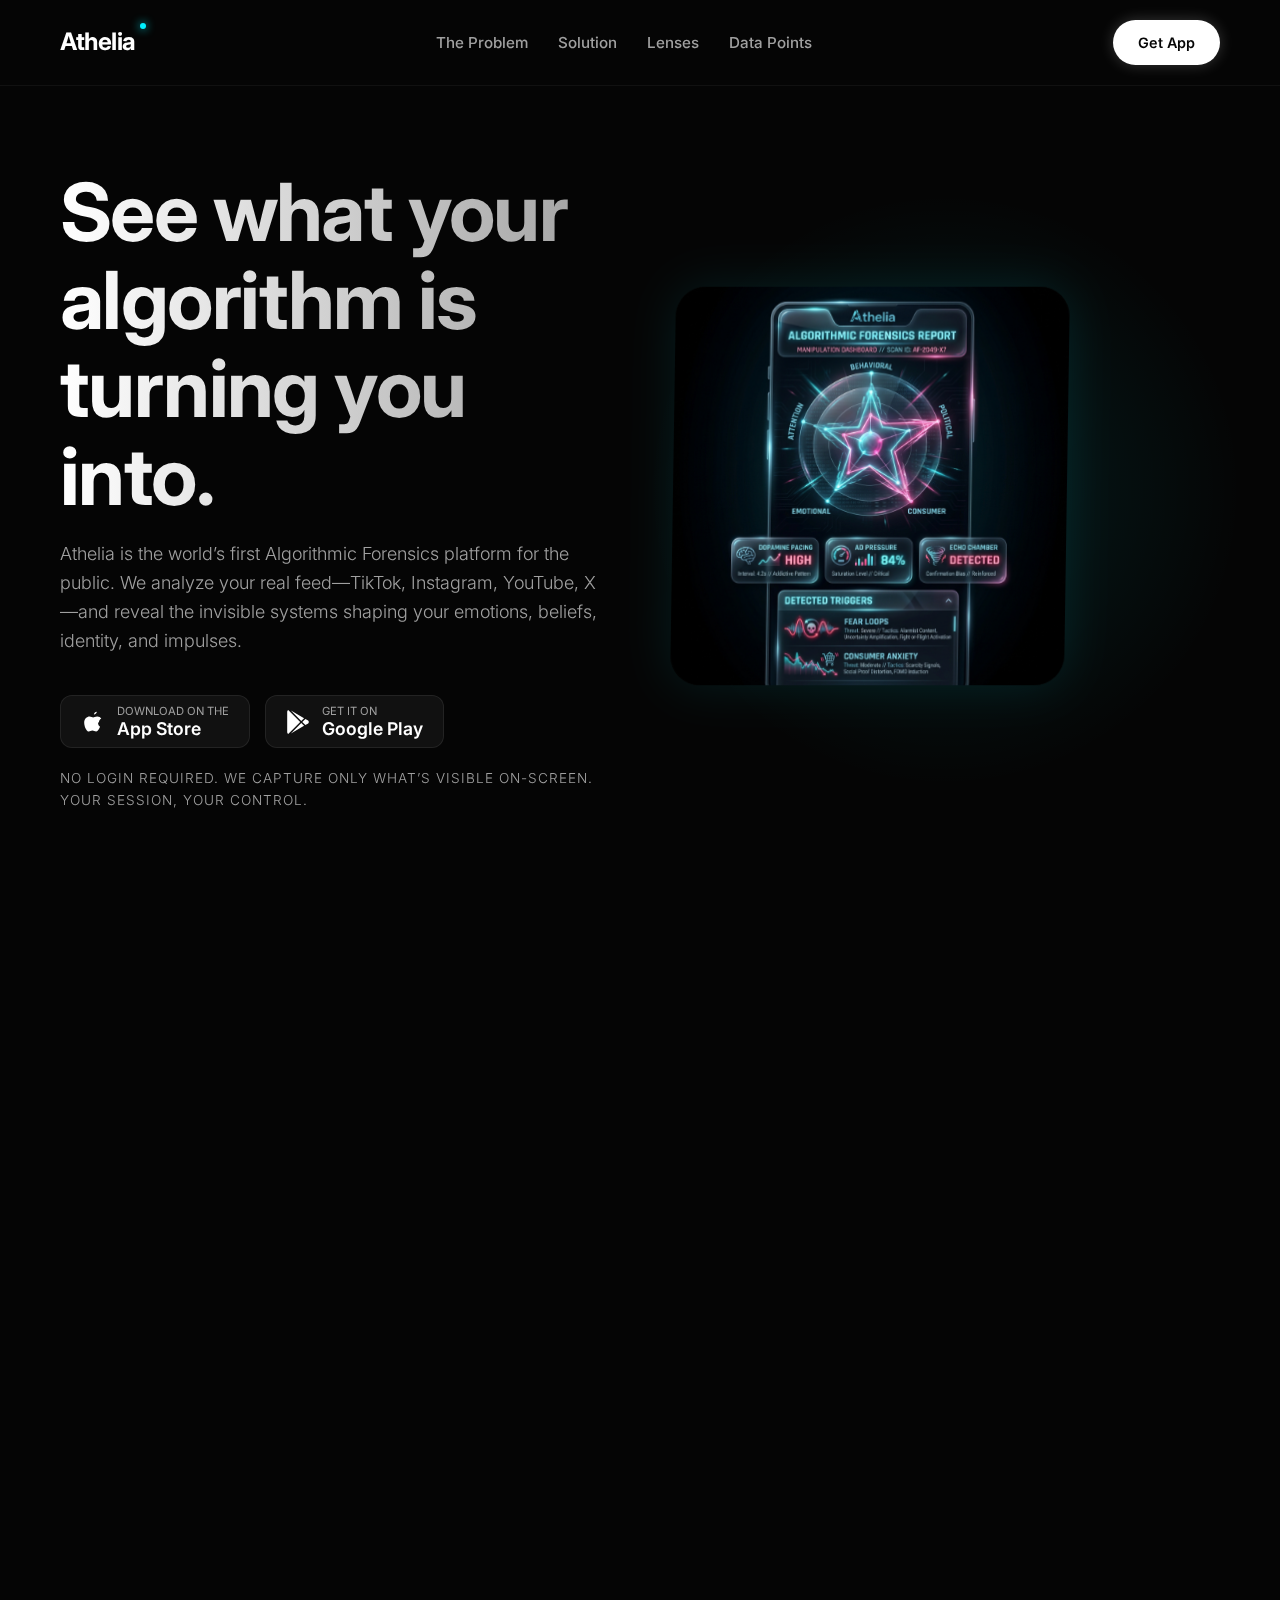
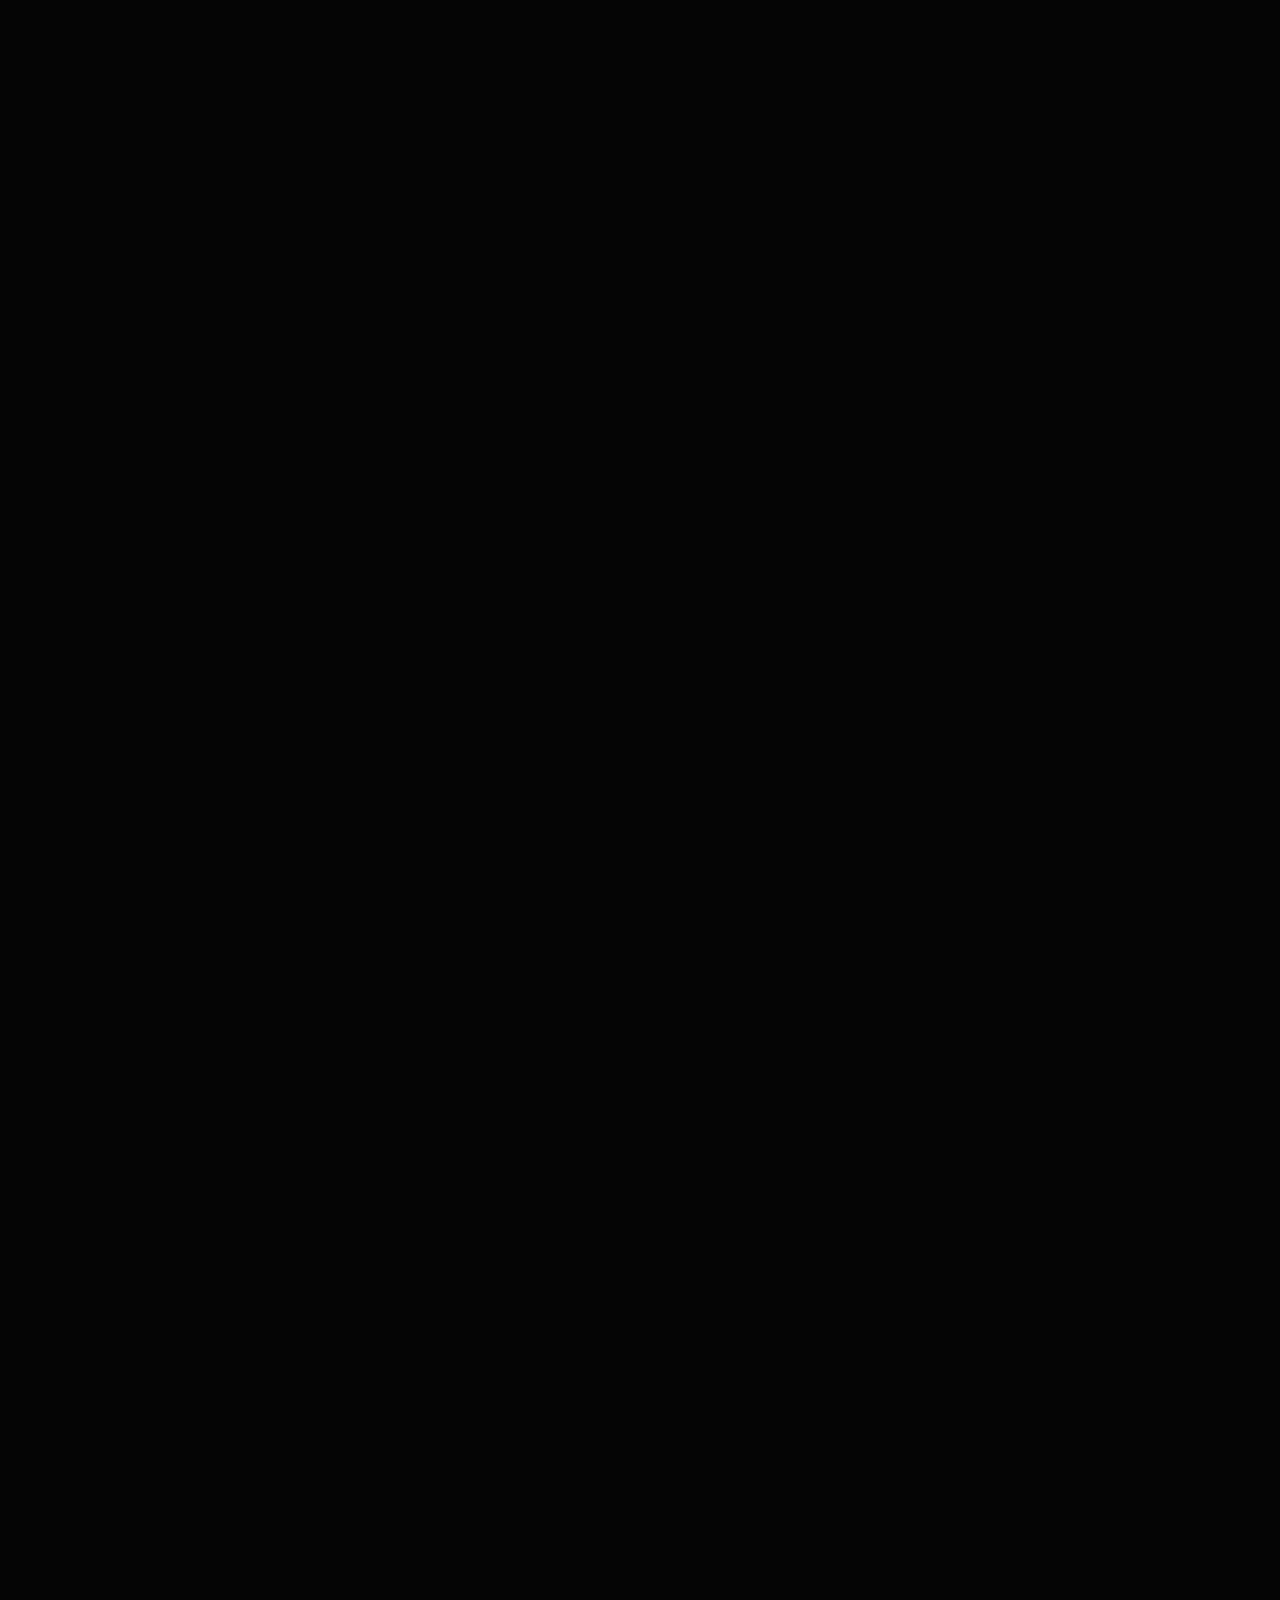
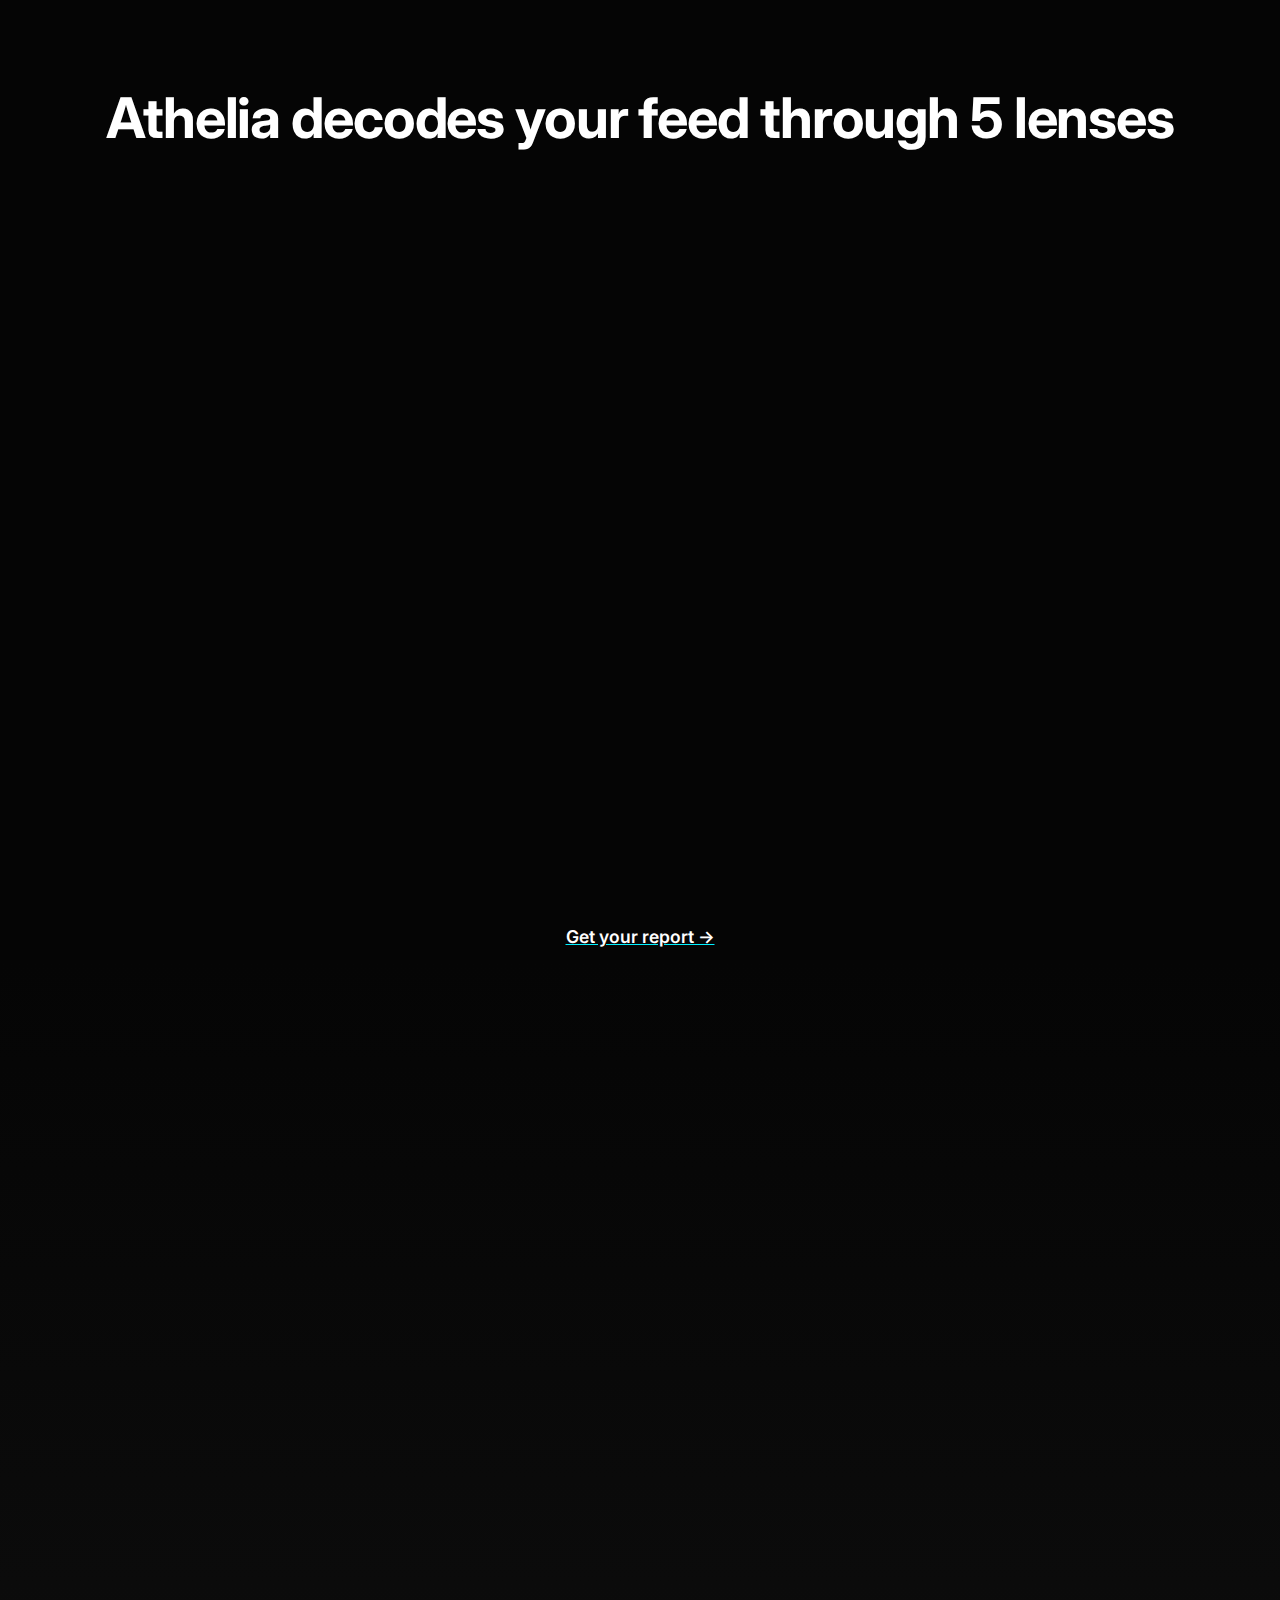
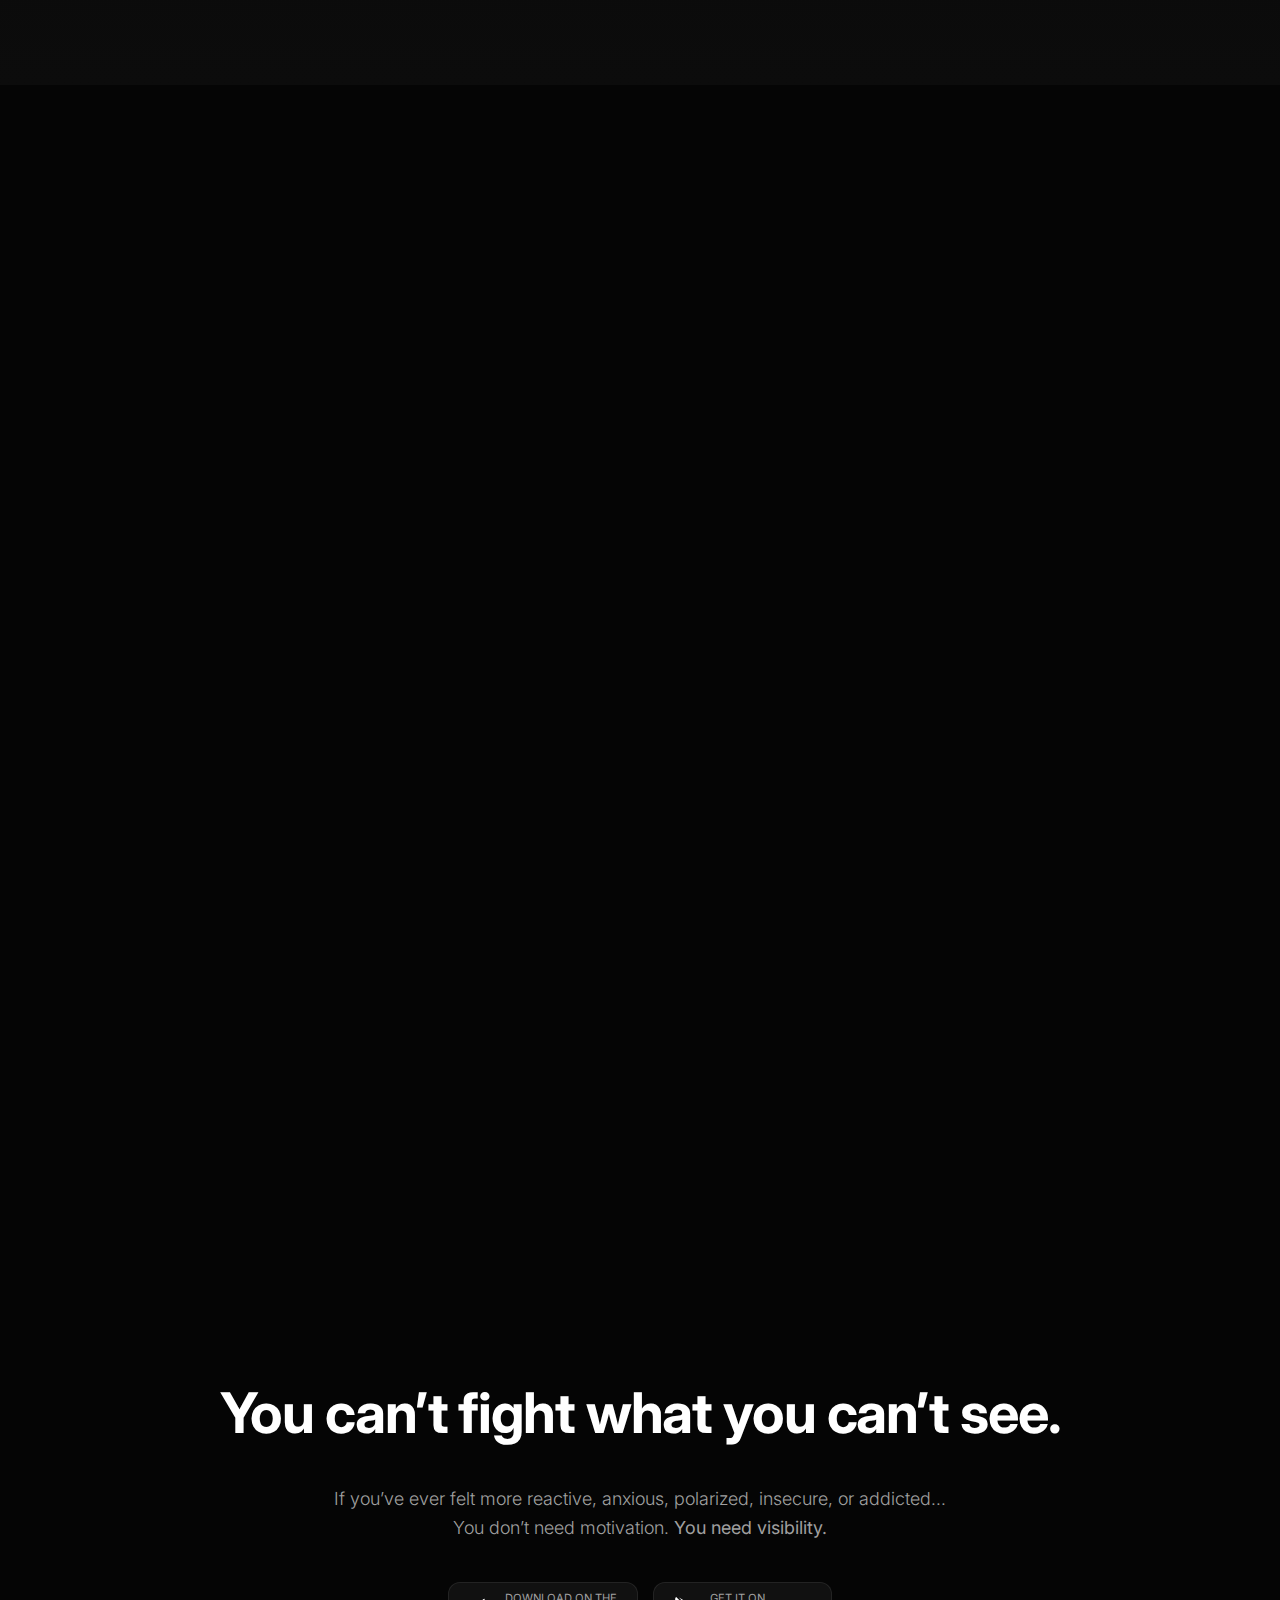
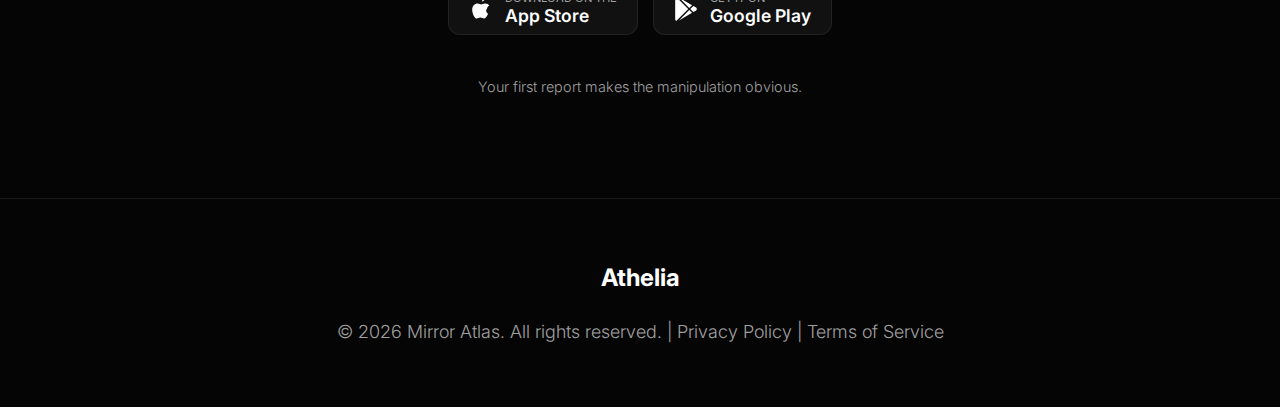
<file: index.html>
<!DOCTYPE html>
<html lang="en">

<head>
    <meta charset="UTF-8">
    <meta name="viewport" content="width=device-width, initial-scale=1.0">
    <title>Athelia — Algorithmic Forensics for the Public</title>
    <link rel="stylesheet" href="style.css">
    <!-- Meta Tags for SEO -->
    <meta name="description"
        content="Athelia reveals how social media algorithms shape your behavior, identity, and beliefs. The world's first algorithmic forensics platform for the public.">
</head>

<body>

    <!-- NAVIGATION -->
    <nav class="navbar fade-in-up">
        <div class="nav-container">
            <a href="#" class="nav-logo">Athelia</a>
            <ul class="nav-links">
                <li><a href="#problem">The Problem</a></li>
                <li><a href="#solution">Solution</a></li>
                <li><a href="#lenses">Lenses</a></li>
                <li><a href="#data-points">Data Points</a></li>
            </ul>
            <a href="#" class="btn btn-primary nav-cta"
                style="background: var(--text-primary); color: var(--bg-color);">Get App</a>
        </div>
    </nav>

    <!-- HERO SECTION -->
    <header class="hero container">
        <div class="hero-content">
            <div class="hero-text fade-in-up">
                <h1>See what your algorithm is turning you into.</h1>
                <p class="mb-4">
                    Athelia is the world’s first Algorithmic Forensics platform for the public.
                    We analyze your real feed—TikTok, Instagram, YouTube, X—and reveal the invisible systems shaping
                    your emotions, beliefs, identity, and impulses.
                </p>
                <div class="cta-group btn-store-group">
                    <!-- Apple Button -->
                    <a href="#" class="btn-store btn-apple">
                        <svg viewBox="0 0 384 512" xmlns="http://www.w3.org/2000/svg">
                            <path
                                d="M318.7 268.7c-.2-36.7 16.4-64.4 50-84.8-18.8-26.9-47.2-41.7-84.7-44.6-35.5-2.8-74.3 20.7-88.5 20.7-15 0-49.4-19.7-76.4-19.7C63.3 141.2 4 184.8 4 273.5q0 39.3 14.4 81.2c12.8 36.7 46.9 104.3 80.9 102.6 34.3-1.6 44.5-22.1 79.9-22.1 34.3 0 46.2 22.8 81.1 22.1 36.1-.9 66-58.8 82.5-98.7-27.1-12.7-42.3-43.7-44.1-89.9zM209.7 97.4c6.4-30.8 32-55.6 62.5-57.8 2.2 27.6-26.4 56.5-62.5 57.8z"
                                fill="white" />
                        </svg>
                        <div class="btn-store-text">
                            <span>Download on the</span>
                            <span>App Store</span>
                        </div>
                    </a>
                    <!-- Google Button -->
                    <a href="#" class="btn-store btn-google">
                        <svg viewBox="0 0 512 512" xmlns="http://www.w3.org/2000/svg">
                            <path
                                d="M325.3 234.3L104.6 13l280.8 161.2-60.1 60.1zM47 0C34 6.8 25.3 19.2 25.3 35.3v441.3c0 16.1 8.7 28.5 21.7 35.3l256.6-256L47 0zm425.2 225.6l-58.9-34.1-65.7 64.5 65.7 64.5 60.1-34.1c18-14.3 18-46.5-1.2-60.8zM104.6 499l280.8-161.2-60.1-60.1L104.6 499z"
                                fill="white" />
                        </svg>
                        <div class="btn-store-text">
                            <span>GET IT ON</span>
                            <span>Google Play</span>
                        </div>
                    </a>
                </div>
                <p
                    style="font-size: 0.85rem; margin-top: 20px; text-transform: uppercase; letter-spacing: 1px; color: var(--text-secondary);">
                    No login required. We capture only what’s visible on-screen. Your session, your control.
                </p>
            </div>
            <div class="hero-visual fade-in-up" style="transition-delay: 0.2s;">
                <div class="bg-glow"></div>
                <!-- Using the generated mockup -->
                <img src="app_mockup.png" alt="Athelia App Dashboard" class="mockup-img">
            </div>
        </div>
    </header>

    <!-- THE HOOK -->
    <section class="hook-section container fade-in-up">
        <h2>You’re not “scrolling.” <br><span class="accent-text-red">You’re being conditioned.</span></h2>
        <p style="max-width: 800px; margin: 0 auto;">
            Your feed isn’t random. It’s engineered—sequence by sequence—to keep you reactive, addicted, insecure,
            tribal, and buying.
        </p>

        <div class="glass-card mt-4" style="max-width: 800px; margin: 40px auto; text-align: left;">
            <p class="mb-2"><strong style="color:white;">Athelia shows you the blueprint.</strong></p>
            <p>Not “analytics.” Not screen recording.</p>
            <p class="mb-4">A clean, undeniable report that says: <br>
                <span class="accent-text-cyan">“Here’s what your algorithm is doing. Here’s why. Here’s who
                    benefits.”</span>
            </p>
            <a href="#" class="btn btn-text">Run your first Mirror Session →</a>
        </div>
    </section>

    <!-- THE PROBLEM -->
    <section class="problem-section container fade-in-up">
        <h2 class="text-center">The most powerful influence engine ever built lives in your pocket.</h2>
        <div class="problem-list hero-content"> <!-- Reusing grid layout -->
            <div>
                <h3>It can shape:</h3>
                <ul>
                    <li>what you fear</li>
                    <li>what you desire</li>
                    <li>what you hate</li>
                    <li>what you buy</li>
                    <li>how you see yourself</li>
                    <li>how you see “them”</li>
                </ul>
            </div>
            <div>
                <h3>And it does it quietly, through:</h3>
                <ul>
                    <li>repetition</li>
                    <li>emotional pacing</li>
                    <li>escalation</li>
                    <li>targeted triggers</li>
                    <li>incentives (money + agenda)</li>
                </ul>
            </div>
        </div>
        <div class="text-center mt-4">
            <p style="font-size: 1.5rem; color: var(--text-primary);">Most people feel it. <span
                    class="accent-text-red">Nobody can prove it.</span></p>
            <p>Until now.</p>
        </div>
    </section>

    <!-- THE SOLUTION -->
    <section class="solution-section container">
        <div class="glass-card fade-in-up">
            <h2 class="text-center">Athelia is algorithmic forensics—built for normal people.</h2>
            <div style="display: flex; flex-wrap: wrap; gap: 40px; margin-top: 40px; align-items: center;">
                <div style="flex: 1;">
                    <p class="mb-4">
                        You scroll like usual during a screen mirroring session.
                        We capture only what’s visible on-screen (never your private phone data), then generate an
                        Algorithmic Forensics Report that exposes:
                    </p>
                    <ul style="list-style: none;">
                        <li class="mb-2">✓ The dominant influences in your feed</li>
                        <li class="mb-2">✓ The emotional state your algorithm keeps you in</li>
                        <li class="mb-2">✓ The behaviors it reinforces</li>
                        <li class="mb-2">✓ Political framing and repetition</li>
                        <li class="mb-2">✓ Sexual/body-image escalation</li>
                        <li class="mb-2">✓ Ad pressure and brand targeting</li>
                        <li class="mb-2">✓ Attention traps and dopamine pacing</li>
                        <li class="mb-2">✓ The identity it’s shaping over time</li>
                    </ul>
                </div>
                <div style="flex: 1; text-align: center;">
                    <h3 class="accent-text-cyan" style="font-size: 2rem;">This is a mirror for the modern mind.</h3>
                </div>
            </div>
        </div>
    </section>

    <!-- WHAT WE CAPTURE -->
    <section class="capture-section container fade-in-up">
        <h2 class="text-center mb-4">What Athelia captures (only what’s visible)</h2>
        <div class="lenses-grid">
            <div class="glass-card">
                <h3>Text</h3>
                <p>Captions, hashtags, on-screen prompts, subtitles</p>
            </div>
            <div class="glass-card">
                <h3>Creators</h3>
                <p>Handles, influencer pages, organizations</p>
            </div>
            <div class="glass-card">
                <h3>Ads</h3>
                <p>Sponsored labels, brand names, product cues</p>
            </div>
            <div class="glass-card">
                <h3>Visual themes</h3>
                <p>Symbols, body-image cues, settings, props</p>
            </div>
            <div class="glass-card">
                <h3>Emotional tone</h3>
                <p>Anger, fear, desire, envy, shame, humor</p>
            </div>
            <div class="glass-card" style="border-color: var(--accent-cyan);">
                <h3 class="accent-text-cyan">Sequence & Pacing</h3>
                <p>The order content hits you (the real manipulation)</p>
            </div>
        </div>
        <p class="text-center mt-4">Nothing “mystical.” Just evidence.</p>
    </section>

    <!-- THE 5 LENSES -->
    <section class="lenses-section container" id="sample-report">
        <h2 class="text-center mb-4">Athelia decodes your feed through 5 lenses</h2>
        <div class="lenses-grid">
            <!-- Lens 1 -->
            <div class="glass-card fade-in-up">
                <span class="lens-number">01</span>
                <h3>Behavioral Conditioning</h3>
                <p>How your feed trains aggression, anxiety, escapism, compulsive scrolling, avoidance loops.</p>
            </div>
            <!-- Lens 2 -->
            <div class="glass-card fade-in-up" style="transition-delay: 0.1s;">
                <span class="lens-number">02</span>
                <h3>Political Influence</h3>
                <p>Ideological tilt, framing bias, polarization mechanics, extremist pipelines, conspiracy gateways.</p>
            </div>
            <!-- Lens 3 -->
            <div class="glass-card fade-in-up" style="transition-delay: 0.2s;">
                <span class="lens-number">03</span>
                <h3>Consumer Manipulation</h3>
                <p>Direct ads + subtle selling, insecurity-based marketing, repeated product targeting, desire
                    induction.</p>
            </div>
            <!-- Lens 4 -->
            <div class="glass-card fade-in-up" style="transition-delay: 0.3s;">
                <span class="lens-number">04</span>
                <h3>Emotional Engineering</h3>
                <p>How your emotional baseline is tuned for engagement—anger → humor → shock → desire → repeat.</p>
            </div>
            <!-- Lens 5 -->
            <div class="glass-card fade-in-up" style="transition-delay: 0.4s;">
                <span class="lens-number">05</span>
                <h3>Attention Architecture</h3>
                <p>Slot-machine design: dopamine spikes, novelty resets, escalation patterns, narrowing attention.</p>
            </div>
        </div>
        <div class="text-center mt-4">
            <a href="#" class="btn btn-text">Get your report →</a>
        </div>
    </section>

    <!-- DATA POINT EXPOSE -->
    <section class="data-points">
        <div class="container fade-in-up">
            <h2 class="text-center">In 30 minutes, your feed learns more than you think.</h2>
            <p class="text-center mb-4">From how long you pause, what you replay, what you skip—platforms infer signals
                like:</p>

            <div class="data-grid">
                <span class="data-tag">Political Lean</span>
                <span class="data-tag"
                    style="border-color: var(--accent-red); color: var(--accent-red);">Insecurities</span>
                <span class="data-tag">Loneliness Patterns</span>
                <span class="data-tag">Spending Power</span>
                <span class="data-tag">Sexual Cues</span>
                <span class="data-tag">Emotional Volatility</span>
                <span class="data-tag">Fear Triggers</span>
                <span class="data-tag">Addiction Loops</span>
            </div>

            <div class="glass-card mt-4 text-center"
                style="border: 1px solid var(--accent-cyan); box-shadow: 0 0 20px rgba(0,240,255,0.1);">
                <p>Athelia turns that into a clean list:</p>
                <h3 class="accent-text-cyan" style="margin-top: 10px;">“Here are the 47 data points your feed extracted
                    from you today.”</h3>
            </div>
        </div>
    </section>

    <!-- FOLLOW THE MONEY -->
    <section class="money-section container fade-in-up">
        <h2>Who funds your feed?</h2>
        <p class="mb-4">Athelia uses publicly available signals to map:</p>
        <div class="lenses-grid">
            <div class="glass-card">
                <h4>Brand Campaigns</h4>
                <p>Sponsorship clusters & affiliate ecosystems</p>
            </div>
            <div class="glass-card">
                <h4>Creator Networks</h4>
                <p>Agencies & commercial groups</p>
            </div>
            <div class="glass-card">
                <h4>Organizational Influence</h4>
                <p>Non-profits & think tanks</p>
            </div>
        </div>
        <div class="mt-4">
            <p>Even partial transparency changes everything.</p>
            <h3 class="accent-text-cyan">Because once you can see the incentive… the spell breaks.</h3>
        </div>
    </section>

    <!-- HOW IT WORKS -->
    <section class="how-it-works container fade-in-up">
        <h2 class="text-center mb-4">How It Works</h2>
        <div class="glass-card">
            <ol style="list-style-position: inside; padding: 20px;">
                <li class="mb-2"><strong>Start a Mirror Session</strong></li>
                <li class="mb-2"><strong>Scroll normally</strong> (TikTok, Instagram, YouTube, X, etc.)</li>
                <li class="mb-2"><strong>Athelia captures visible signals</strong> (text, ads, pacing, themes)</li>
                <li class="mb-2"><strong>We generate your Forensics Report</strong></li>
                <li class="mb-2"><strong>Compare over time</strong> and watch your algorithm adapt to you—and you adapt
                    back.</li>
            </ol>
            <div class="text-center mt-4">
                <div class="btn-store-group" style="justify-content: center;">
                    <!-- Apple Button -->
                    <a href="#" class="btn-store btn-apple">
                        <svg viewBox="0 0 384 512" xmlns="http://www.w3.org/2000/svg" width="24" height="24">
                            <path
                                d="M318.7 268.7c-.2-36.7 16.4-64.4 50-84.8-18.8-26.9-47.2-41.7-84.7-44.6-35.5-2.8-74.3 20.7-88.5 20.7-15 0-49.4-19.7-76.4-19.7C63.3 141.2 4 184.8 4 273.5q0 39.3 14.4 81.2c12.8 36.7 46.9 104.3 80.9 102.6 34.3-1.6 44.5-22.1 79.9-22.1 34.3 0 46.2 22.8 81.1 22.1 36.1-.9 66-58.8 82.5-98.7-27.1-12.7-42.3-43.7-44.1-89.9zM209.7 97.4c6.4-30.8 32-55.6 62.5-57.8 2.2 27.6-26.4 56.5-62.5 57.8z"
                                fill="white" />
                        </svg>
                        <div class="btn-store-text">
                            <span>Download on the</span>
                            <span>App Store</span>
                        </div>
                    </a>
                    <!-- Google Button -->
                    <a href="#" class="btn-store btn-google">
                        <svg viewBox="0 0 512 512" xmlns="http://www.w3.org/2000/svg" width="24" height="24">
                            <path
                                d="M325.3 234.3L104.6 13l280.8 161.2-60.1 60.1zM47 0C34 6.8 25.3 19.2 25.3 35.3v441.3c0 16.1 8.7 28.5 21.7 35.3l256.6-256L47 0zm425.2 225.6l-58.9-34.1-65.7 64.5 65.7 64.5 60.1-34.1c18-14.3 18-46.5-1.2-60.8zM104.6 499l280.8-161.2-60.1-60.1L104.6 499z"
                                fill="white" />
                        </svg>
                        <div class="btn-store-text">
                            <span>GET IT ON</span>
                            <span>Google Play</span>
                        </div>
                    </a>
                </div>
            </div>
        </div>
    </section>

    <!-- PRIVACY / TRUST -->
    <section class="container text-center fade-in-up">
        <h2>Built to expose surveillance—not become it.</h2>
        <div class="data-grid" style="margin-top: 30px;">
            <div class="data-tag">Only visible content</div>
            <div class="data-tag">No password required</div>
            <div class="data-tag">No selling data</div>
            <div class="data-tag">You control sessions</div>
        </div>
        <p class="mt-4" style="font-size: 1.5rem;">Athelia exists to give you leverage. Not to take it.</p>
    </section>

    <!-- FINAL CTA -->
    <section class="container text-center" style="padding: 100px 0;">
        <h2 class="mb-4">You can’t fight what you can’t see.</h2>
        <p class="mb-4">
            If you’ve ever felt more reactive, anxious, polarized, insecure, or addicted...<br>
            You don’t need motivation. <strong>You need visibility.</strong>
        </p>
        <div class="btn-store-group" style="justify-content: center; margin-bottom: 20px;">
            <!-- Apple Button -->
            <a href="#" class="btn-store btn-apple">
                <svg viewBox="0 0 384 512" xmlns="http://www.w3.org/2000/svg" width="24" height="24">
                    <path
                        d="M318.7 268.7c-.2-36.7 16.4-64.4 50-84.8-18.8-26.9-47.2-41.7-84.7-44.6-35.5-2.8-74.3 20.7-88.5 20.7-15 0-49.4-19.7-76.4-19.7C63.3 141.2 4 184.8 4 273.5q0 39.3 14.4 81.2c12.8 36.7 46.9 104.3 80.9 102.6 34.3-1.6 44.5-22.1 79.9-22.1 34.3 0 46.2 22.8 81.1 22.1 36.1-.9 66-58.8 82.5-98.7-27.1-12.7-42.3-43.7-44.1-89.9zM209.7 97.4c6.4-30.8 32-55.6 62.5-57.8 2.2 27.6-26.4 56.5-62.5 57.8z"
                        fill="white" />
                </svg>
                <div class="btn-store-text">
                    <span>Download on the</span>
                    <span>App Store</span>
                </div>
            </a>
            <!-- Google Button -->
            <a href="#" class="btn-store btn-google">
                <svg viewBox="0 0 512 512" xmlns="http://www.w3.org/2000/svg" width="24" height="24">
                    <path
                        d="M325.3 234.3L104.6 13l280.8 161.2-60.1 60.1zM47 0C34 6.8 25.3 19.2 25.3 35.3v441.3c0 16.1 8.7 28.5 21.7 35.3l256.6-256L47 0zm425.2 225.6l-58.9-34.1-65.7 64.5 65.7 64.5 60.1-34.1c18-14.3 18-46.5-1.2-60.8zM104.6 499l280.8-161.2-60.1-60.1L104.6 499z"
                        fill="white" />
                </svg>
                <div class="btn-store-text">
                    <span>GET IT ON</span>
                    <span>Google Play</span>
                </div>
            </a>
        </div>
        <p class="mt-4" style="font-size: 0.9rem; color: var(--text-secondary);">Your first report makes the
            manipulation obvious.</p>
    </section>

    <footer>
        <div class="container text-center">
            <a href="#" class="footer-logo">Athelia</a>
            <p>&copy; 2026 Mirror Atlas. All rights reserved. | <a href="privacy.html"
                    style="color: var(--text-secondary); text-decoration: none;">Privacy Policy</a> | <a
                    href="terms.html" style="color: var(--text-secondary); text-decoration: none;">Terms of Service</a>
            </p>
        </div>
    </footer>

    <script src="script.js"></script>
</body>

</html>
</file>
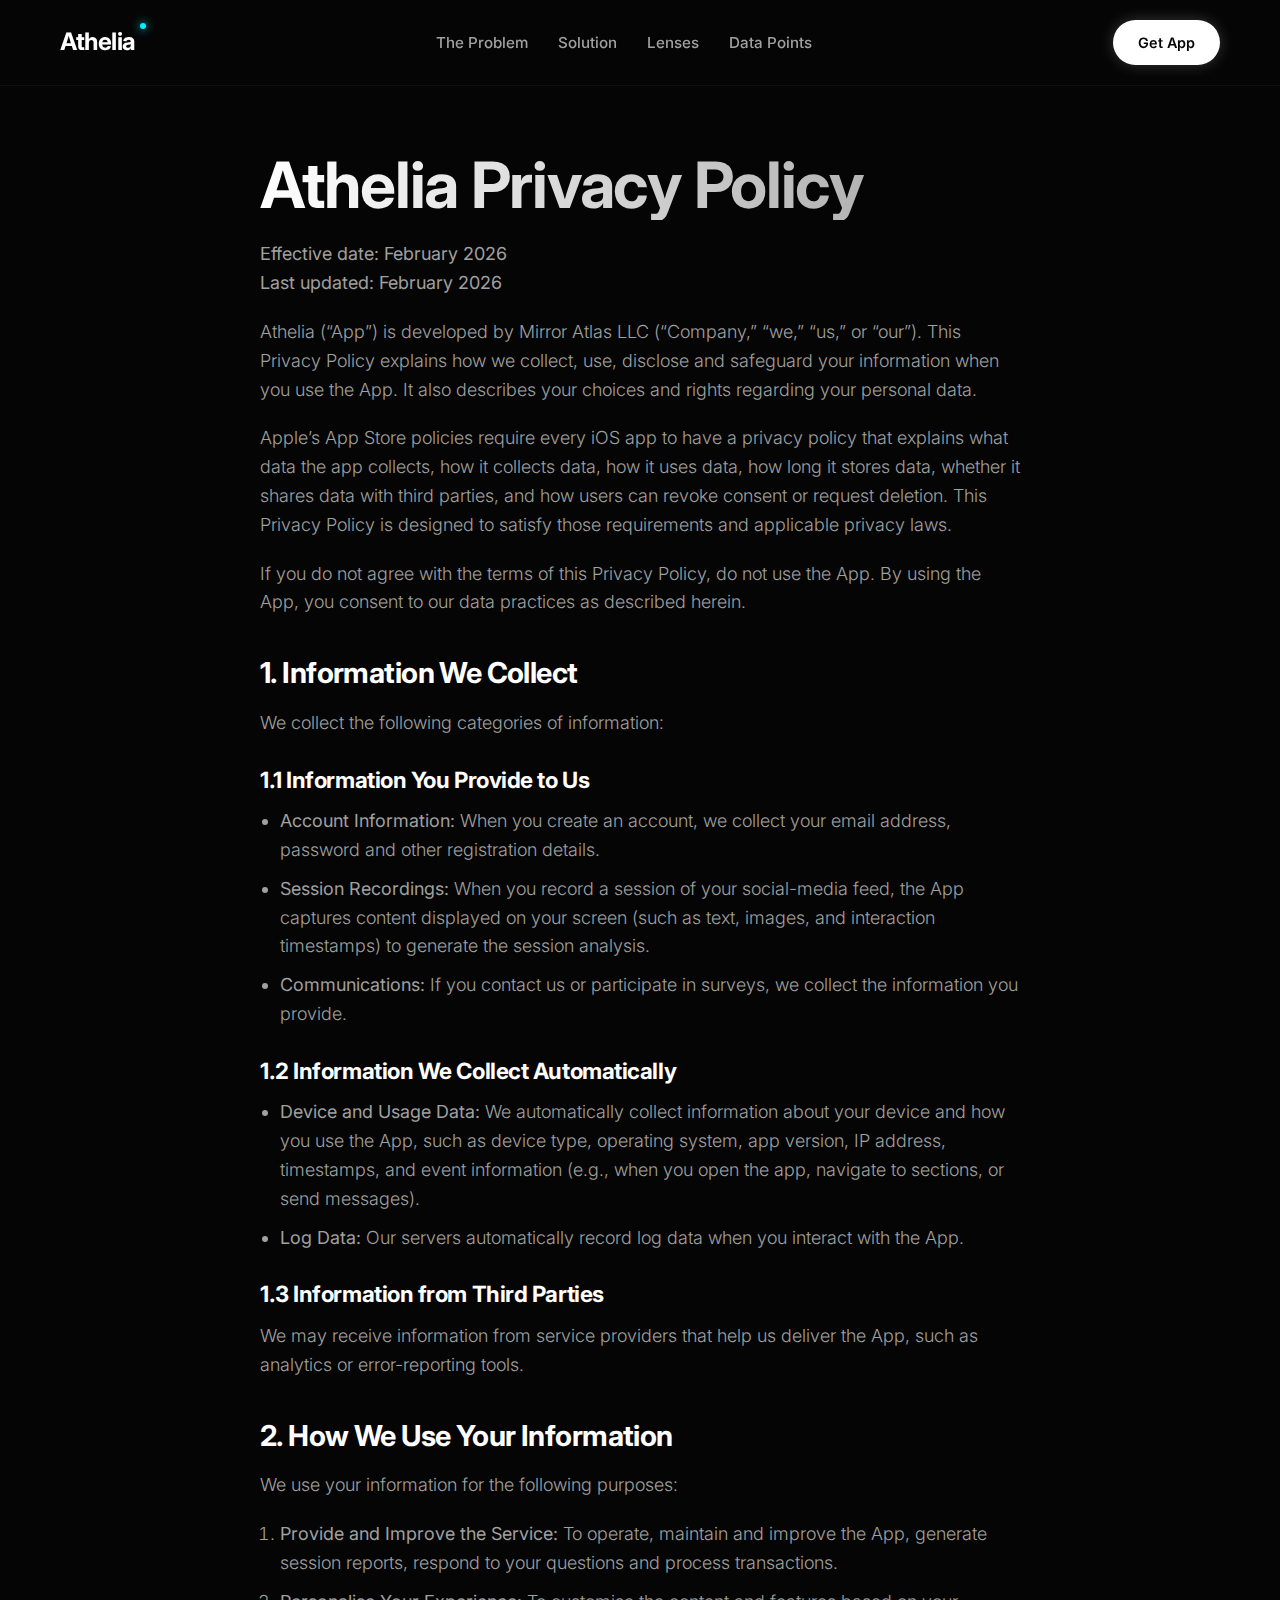
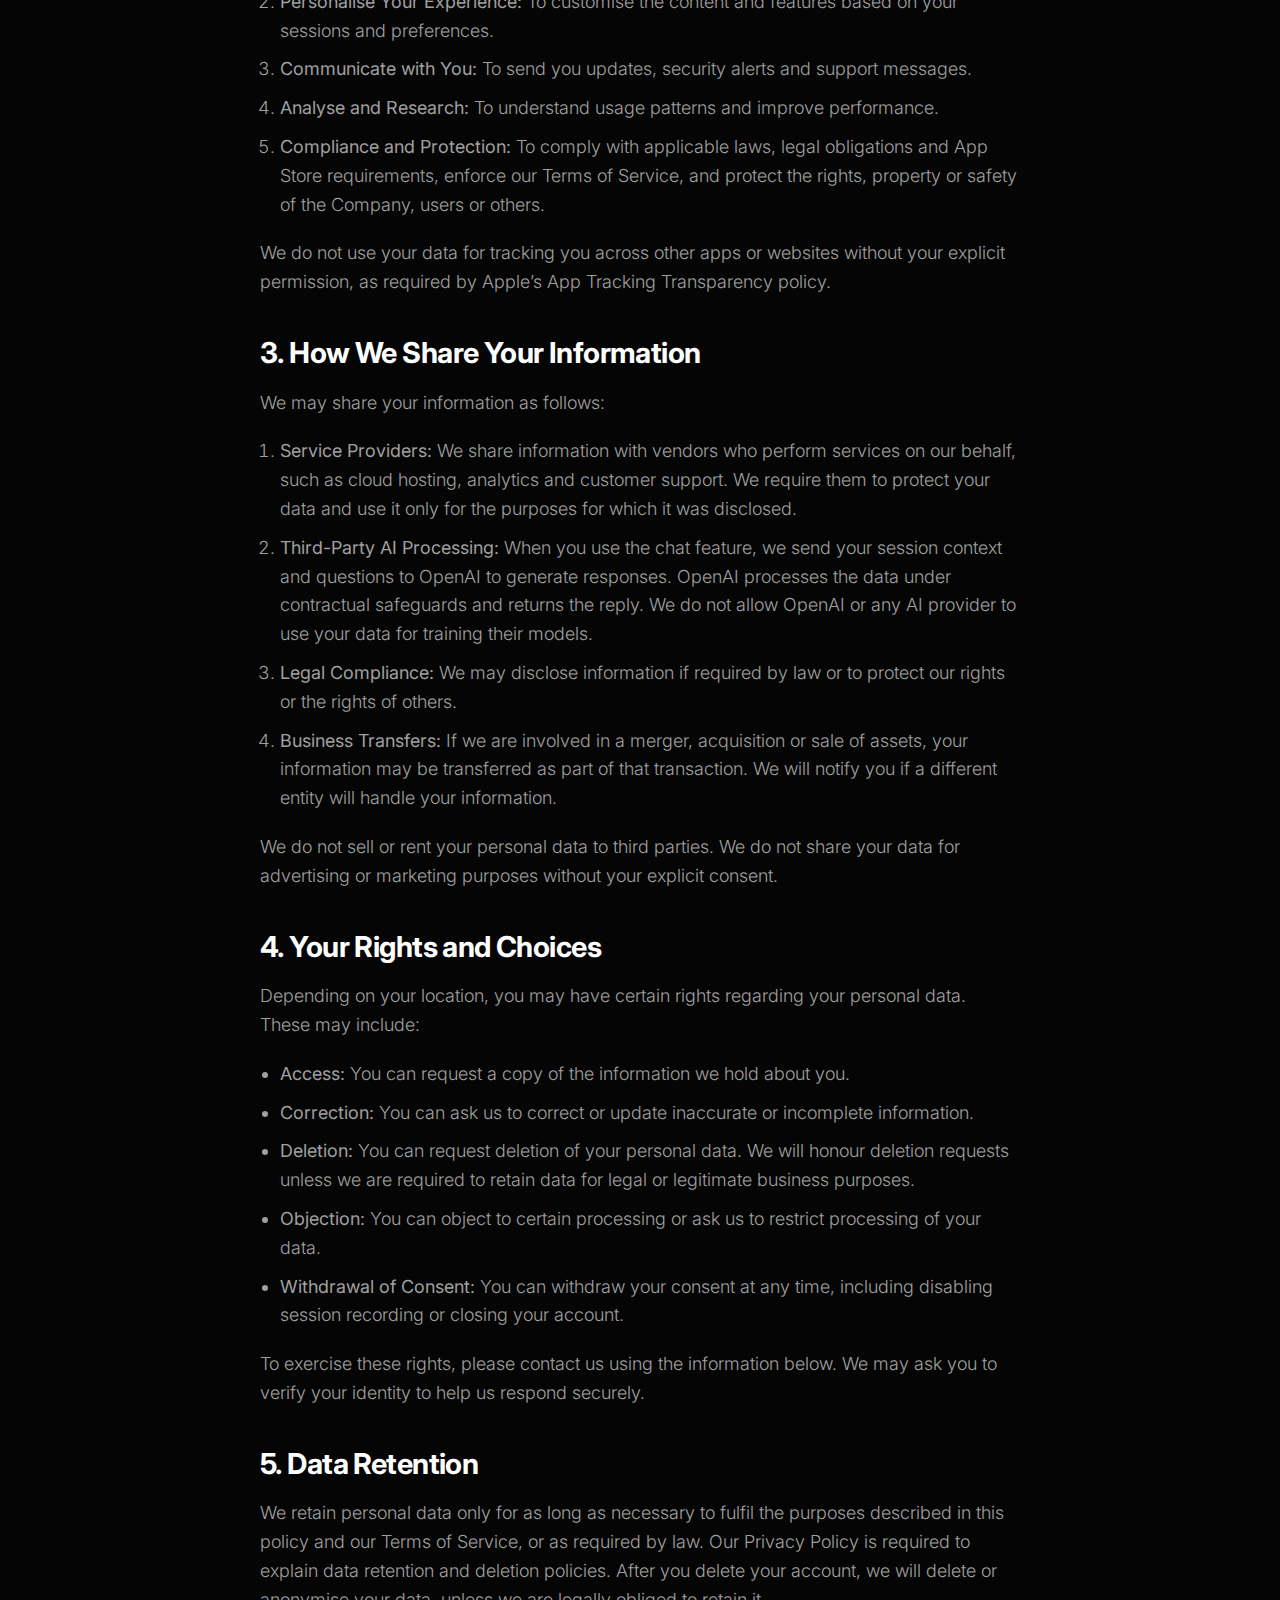
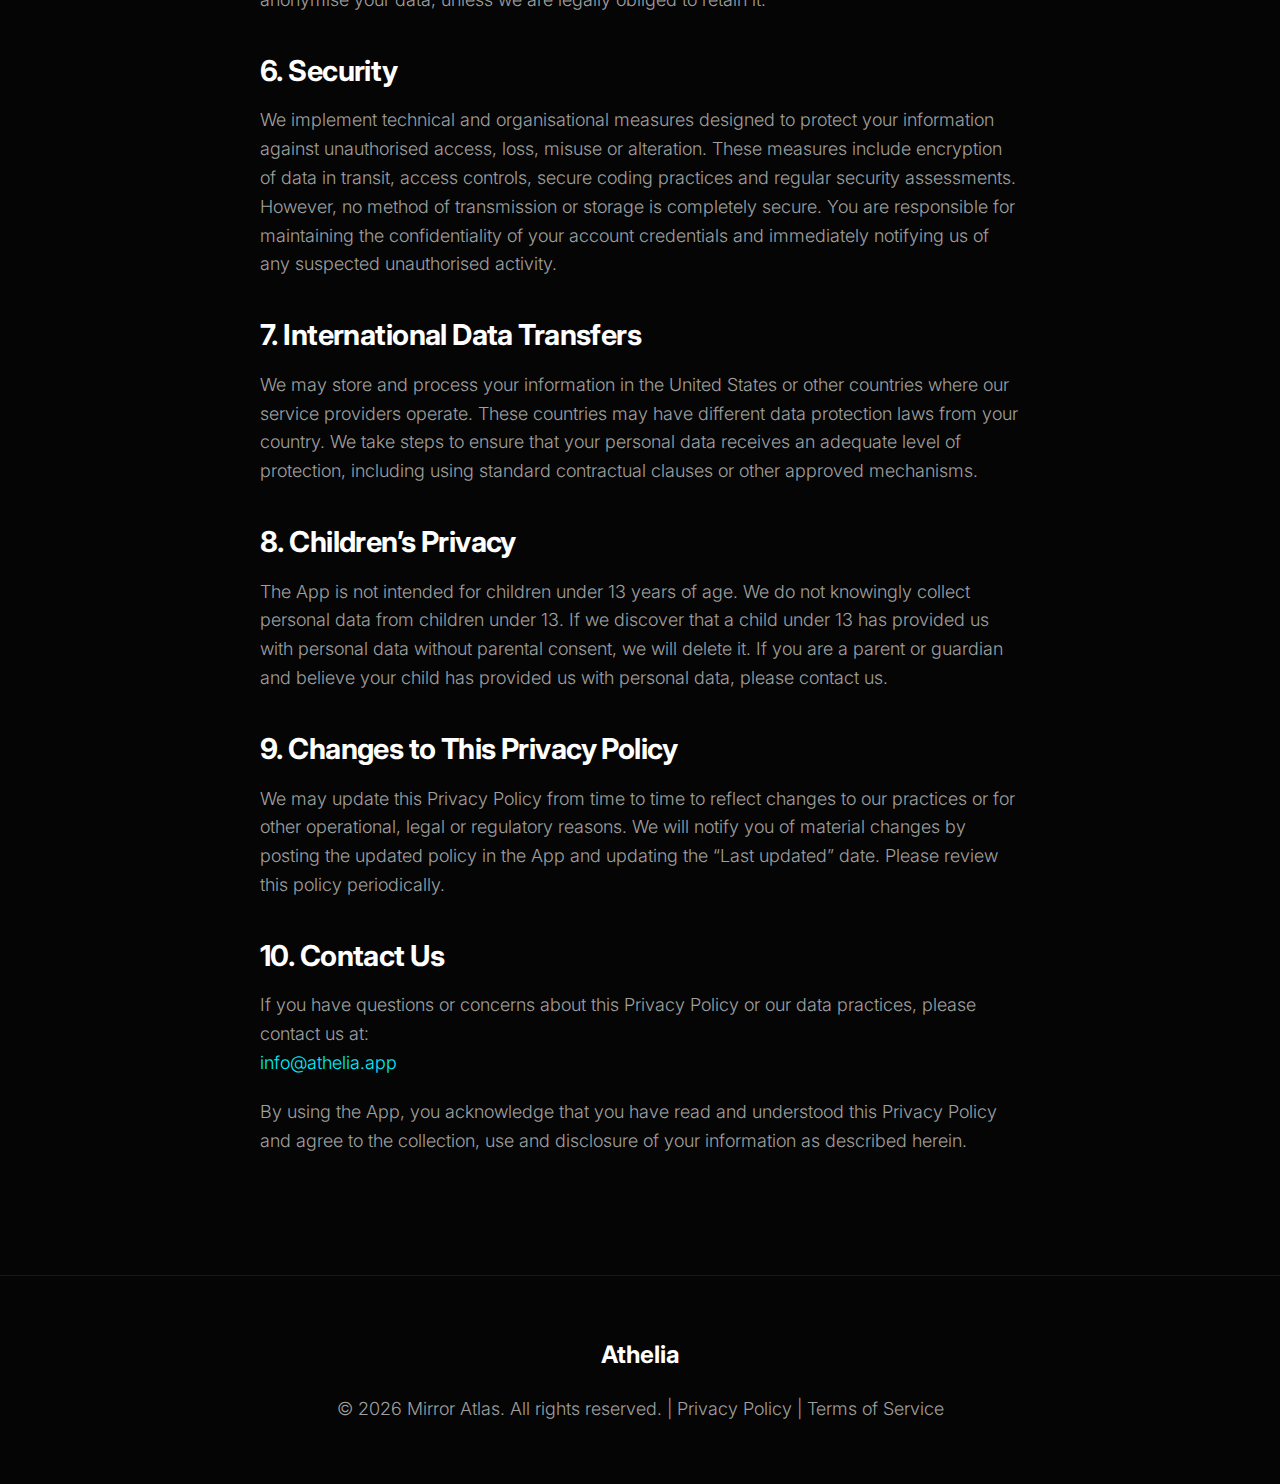
<file: privacy.html>
<!DOCTYPE html>
<html lang="en">

<head>
    <meta charset="UTF-8">
    <meta name="viewport" content="width=device-width, initial-scale=1.0">
    <title>Privacy Policy — Athelia</title>
    <link rel="stylesheet" href="style.css">
    <meta name="description" content="Athelia Privacy Policy.">
    <style>
        .legal-content h1 {
            font-size: clamp(2.5rem, 5vw, 4rem);
            margin-bottom: 20px;
        }

        .legal-content h2 {
            font-size: 1.8rem;
            margin-top: 40px;
            margin-bottom: 20px;
            color: var(--text-primary);
        }

        .legal-content h3 {
            font-size: 1.4rem;
            margin-top: 30px;
            margin-bottom: 15px;
            color: var(--text-primary);
        }

        .legal-content p {
            margin-bottom: 20px;
        }

        .legal-content ul,
        .legal-content ol {
            margin-left: 20px;
            margin-bottom: 20px;
        }

        .legal-content li {
            margin-bottom: 10px;
        }
    </style>
</head>

<body>

    <!-- NAVIGATION -->
    <nav class="navbar fade-in-up">
        <div class="nav-container">
            <a href="index.html" class="nav-logo">Athelia</a>
            <ul class="nav-links">
                <li><a href="index.html#problem">The Problem</a></li>
                <li><a href="index.html#solution">Solution</a></li>
                <li><a href="index.html#lenses">Lenses</a></li>
                <li><a href="index.html#data-points">Data Points</a></li>
            </ul>
            <a href="index.html" class="btn btn-primary nav-cta"
                style="background: var(--text-primary); color: var(--bg-color);">Get App</a>
        </div>
    </nav>

    <!-- CONTENT -->
    <section class="container legal-content fade-in-up"
        style="padding-top: 150px; padding-bottom: 100px; max-width: 800px; margin: 0 auto;">
        <h1>Athelia Privacy Policy</h1>
        <p><strong>Effective date: February 2026</strong><br>
            <strong>Last updated: February 2026</strong>
        </p>

        <p>Athelia (“App”) is developed by Mirror Atlas LLC (“Company,” “we,” “us,” or “our”). This Privacy Policy
            explains how we collect, use, disclose and safeguard your information when you use the App. It also
            describes your choices and rights regarding your personal data.</p>

        <p>Apple’s App Store policies require every iOS app to have a privacy policy that explains what data the app
            collects, how it collects data, how it uses data, how long it stores data, whether it shares data with third
            parties, and how users can revoke consent or request deletion. This Privacy Policy is designed to satisfy
            those requirements and applicable privacy laws.</p>

        <p>If you do not agree with the terms of this Privacy Policy, do not use the App. By using the App, you consent
            to our data practices as described herein.</p>

        <h2>1. Information We Collect</h2>
        <p>We collect the following categories of information:</p>

        <h3>1.1 Information You Provide to Us</h3>
        <ul>
            <li><strong>Account Information:</strong> When you create an account, we collect your email address,
                password and other registration details.</li>
            <li><strong>Session Recordings:</strong> When you record a session of your social-media feed, the App
                captures content displayed on your screen (such as text, images, and interaction timestamps) to generate
                the session analysis.</li>
            <li><strong>Communications:</strong> If you contact us or participate in surveys, we collect the information
                you provide.</li>
        </ul>

        <h3>1.2 Information We Collect Automatically</h3>
        <ul>
            <li><strong>Device and Usage Data:</strong> We automatically collect information about your device and how
                you use the App, such as device type, operating system, app version, IP address, timestamps, and event
                information (e.g., when you open the app, navigate to sections, or send messages).</li>
            <li><strong>Log Data:</strong> Our servers automatically record log data when you interact with the App.
            </li>
        </ul>

        <h3>1.3 Information from Third Parties</h3>
        <p>We may receive information from service providers that help us deliver the App, such as analytics or
            error-reporting tools.</p>

        <h2>2. How We Use Your Information</h2>
        <p>We use your information for the following purposes:</p>
        <ol>
            <li><strong>Provide and Improve the Service:</strong> To operate, maintain and improve the App, generate
                session reports, respond to your questions and process transactions.</li>
            <li><strong>Personalise Your Experience:</strong> To customise the content and features based on your
                sessions and preferences.</li>
            <li><strong>Communicate with You:</strong> To send you updates, security alerts and support messages.</li>
            <li><strong>Analyse and Research:</strong> To understand usage patterns and improve performance.</li>
            <li><strong>Compliance and Protection:</strong> To comply with applicable laws, legal obligations and App
                Store requirements, enforce our Terms of Service, and protect the rights, property or safety of the
                Company, users or others.</li>
        </ol>
        <p>We do not use your data for tracking you across other apps or websites without your explicit permission, as
            required by Apple’s App Tracking Transparency policy.</p>

        <h2>3. How We Share Your Information</h2>
        <p>We may share your information as follows:</p>
        <ol>
            <li><strong>Service Providers:</strong> We share information with vendors who perform services on our
                behalf, such as cloud hosting, analytics and customer support. We require them to protect your data and
                use it only for the purposes for which it was disclosed.</li>
            <li><strong>Third-Party AI Processing:</strong> When you use the chat feature, we send your session context
                and questions to OpenAI to generate responses. OpenAI processes the data under contractual safeguards
                and returns the reply. We do not allow OpenAI or any AI provider to use your data for training their
                models.</li>
            <li><strong>Legal Compliance:</strong> We may disclose information if required by law or to protect our
                rights or the rights of others.</li>
            <li><strong>Business Transfers:</strong> If we are involved in a merger, acquisition or sale of assets, your
                information may be transferred as part of that transaction. We will notify you if a different entity
                will handle your information.</li>
        </ol>
        <p>We do not sell or rent your personal data to third parties. We do not share your data for advertising or
            marketing purposes without your explicit consent.</p>

        <h2>4. Your Rights and Choices</h2>
        <p>Depending on your location, you may have certain rights regarding your personal data. These may include:</p>
        <ul>
            <li><strong>Access:</strong> You can request a copy of the information we hold about you.</li>
            <li><strong>Correction:</strong> You can ask us to correct or update inaccurate or incomplete information.
            </li>
            <li><strong>Deletion:</strong> You can request deletion of your personal data. We will honour deletion
                requests unless we are required to retain data for legal or legitimate business purposes.</li>
            <li><strong>Objection:</strong> You can object to certain processing or ask us to restrict processing of
                your data.</li>
            <li><strong>Withdrawal of Consent:</strong> You can withdraw your consent at any time, including disabling
                session recording or closing your account.</li>
        </ul>
        <p>To exercise these rights, please contact us using the information below. We may ask you to verify your
            identity to help us respond securely.</p>

        <h2>5. Data Retention</h2>
        <p>We retain personal data only for as long as necessary to fulfil the purposes described in this policy and our
            Terms of Service, or as required by law. Our Privacy Policy is required to explain data retention and
            deletion policies. After you delete your account, we will delete or anonymise your data, unless we are
            legally obliged to retain it.</p>

        <h2>6. Security</h2>
        <p>We implement technical and organisational measures designed to protect your information against unauthorised
            access, loss, misuse or alteration. These measures include encryption of data in transit, access controls,
            secure coding practices and regular security assessments. However, no method of transmission or storage is
            completely secure. You are responsible for maintaining the confidentiality of your account credentials and
            immediately notifying us of any suspected unauthorised activity.</p>

        <h2>7. International Data Transfers</h2>
        <p>We may store and process your information in the United States or other countries where our service providers
            operate. These countries may have different data protection laws from your country. We take steps to ensure
            that your personal data receives an adequate level of protection, including using standard contractual
            clauses or other approved mechanisms.</p>

        <h2>8. Children’s Privacy</h2>
        <p>The App is not intended for children under 13 years of age. We do not knowingly collect personal data from
            children under 13. If we discover that a child under 13 has provided us with personal data without parental
            consent, we will delete it. If you are a parent or guardian and believe your child has provided us with
            personal data, please contact us.</p>

        <h2>9. Changes to This Privacy Policy</h2>
        <p>We may update this Privacy Policy from time to time to reflect changes to our practices or for other
            operational, legal or regulatory reasons. We will notify you of material changes by posting the updated
            policy in the App and updating the “Last updated” date. Please review this policy periodically.</p>

        <h2>10. Contact Us</h2>
        <p>If you have questions or concerns about this Privacy Policy or our data practices, please contact us at:<br>
            <a href="mailto:info@athelia.app"
                style="color: var(--accent-cyan); text-decoration: none;">info@athelia.app</a>
        </p>

        <p>By using the App, you acknowledge that you have read and understood this Privacy Policy and agree to the
            collection, use and disclosure of your information as described herein.</p>
    </section>

    <footer>
        <div class="container text-center">
            <a href="index.html" class="footer-logo">Athelia</a>
            <p>&copy; 2026 Mirror Atlas. All rights reserved. | <a href="privacy.html"
                    style="color: var(--text-secondary); text-decoration: none;">Privacy Policy</a> | <a
                    href="terms.html" style="color: var(--text-secondary); text-decoration: none;">Terms of Service</a>
            </p>
        </div>
    </footer>

    <script src="script.js"></script>
</body>

</html>
</file>
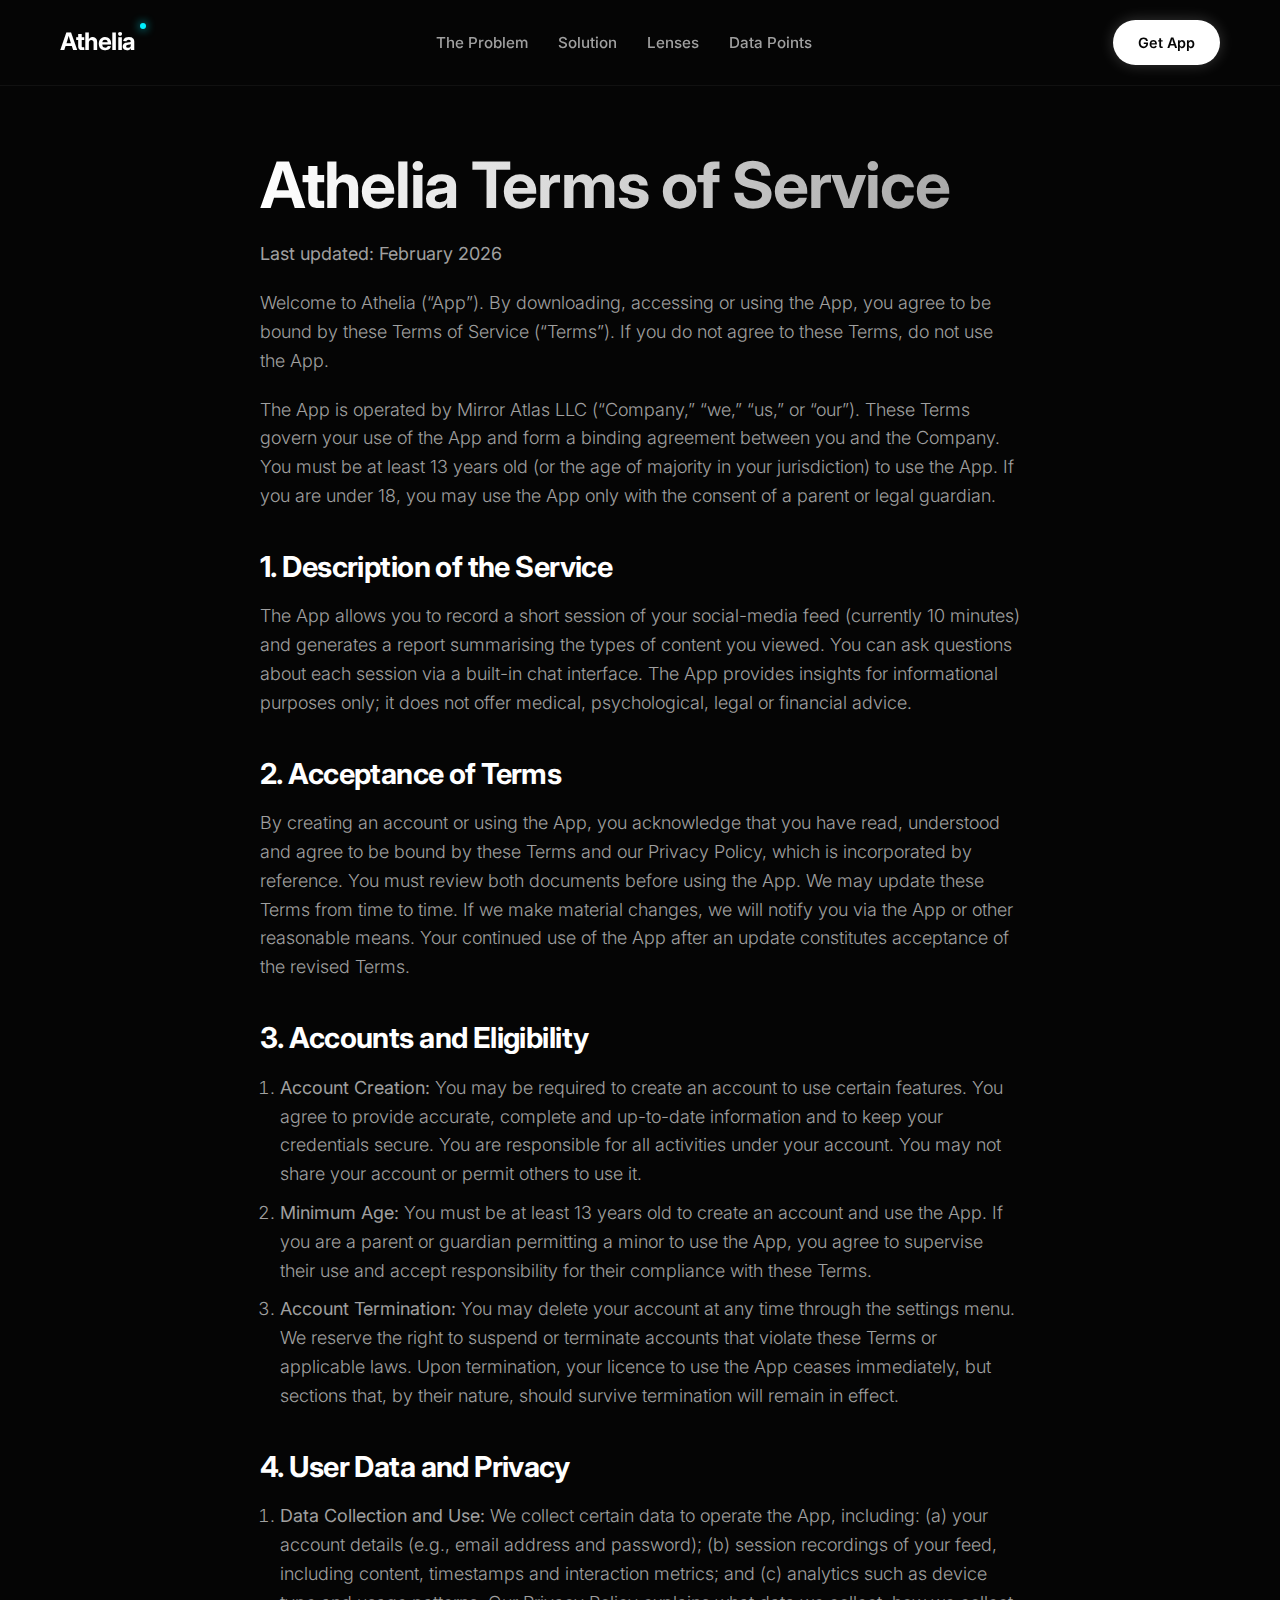
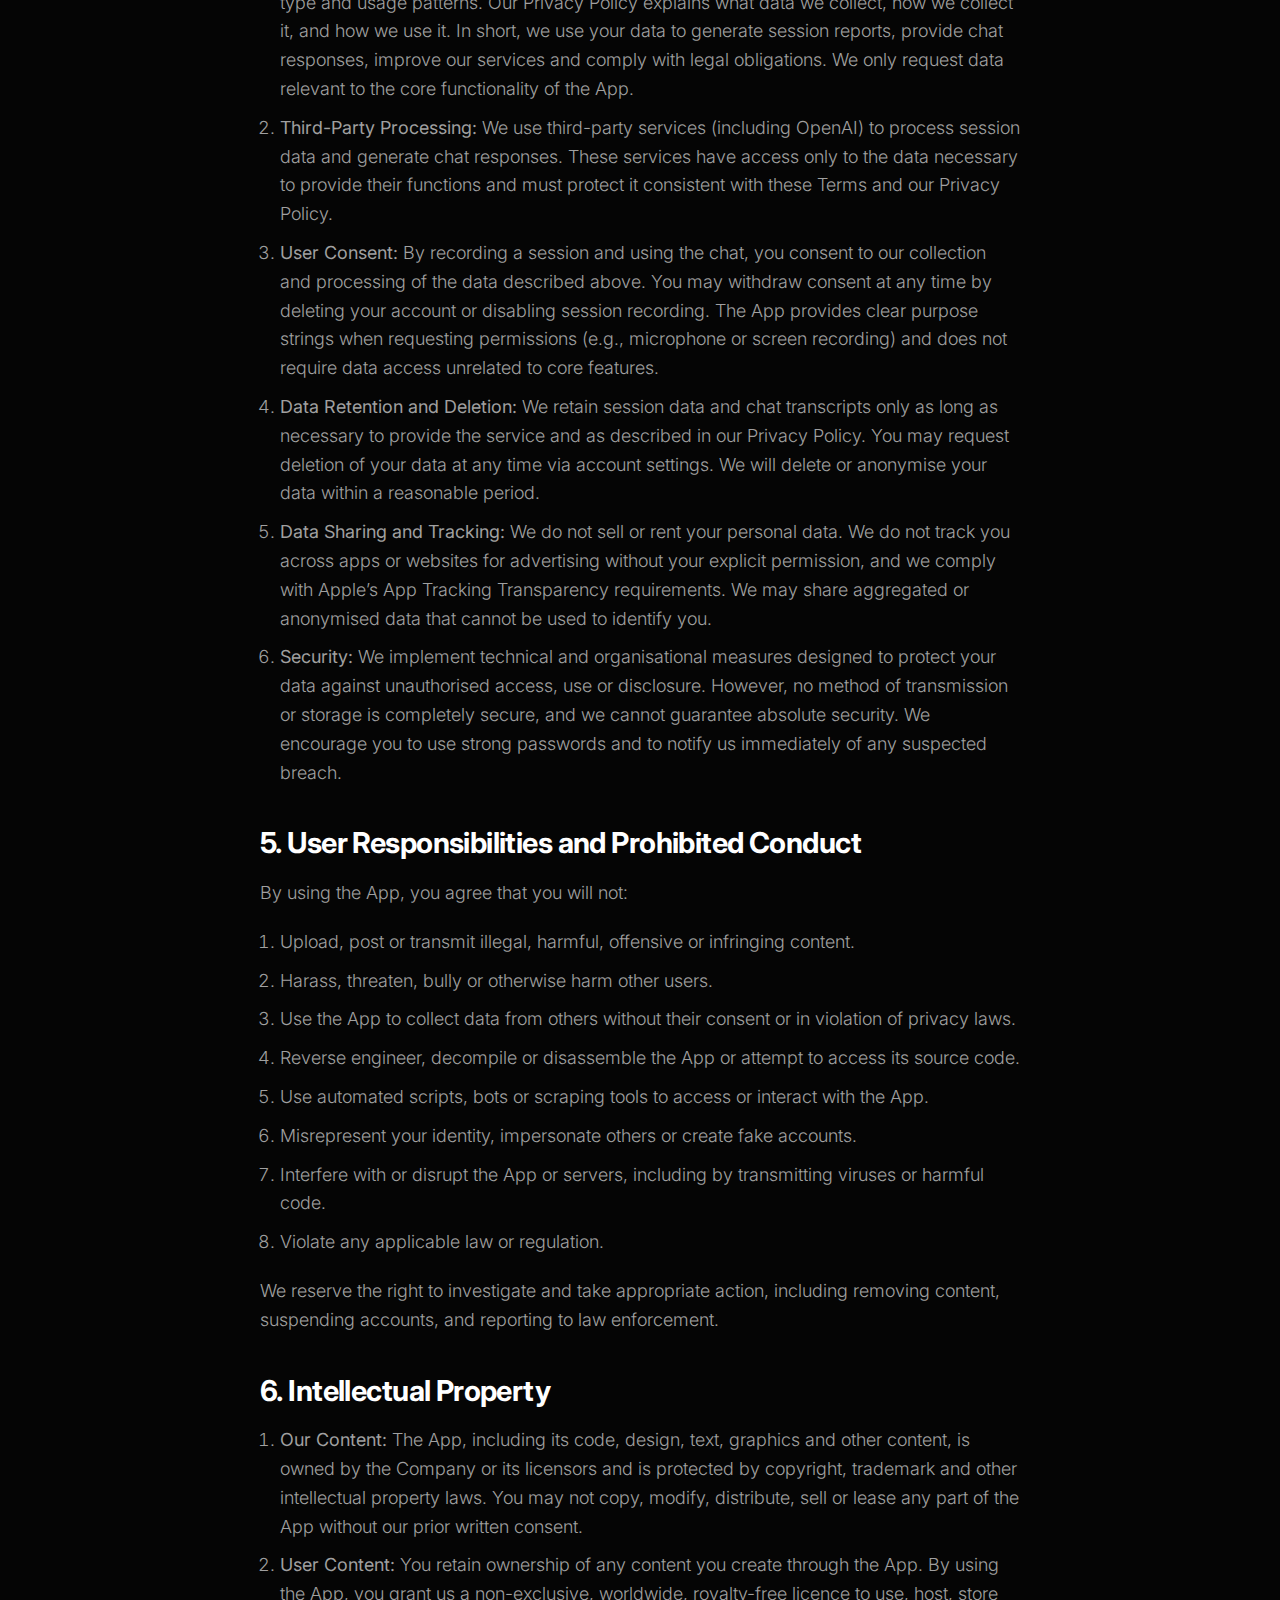
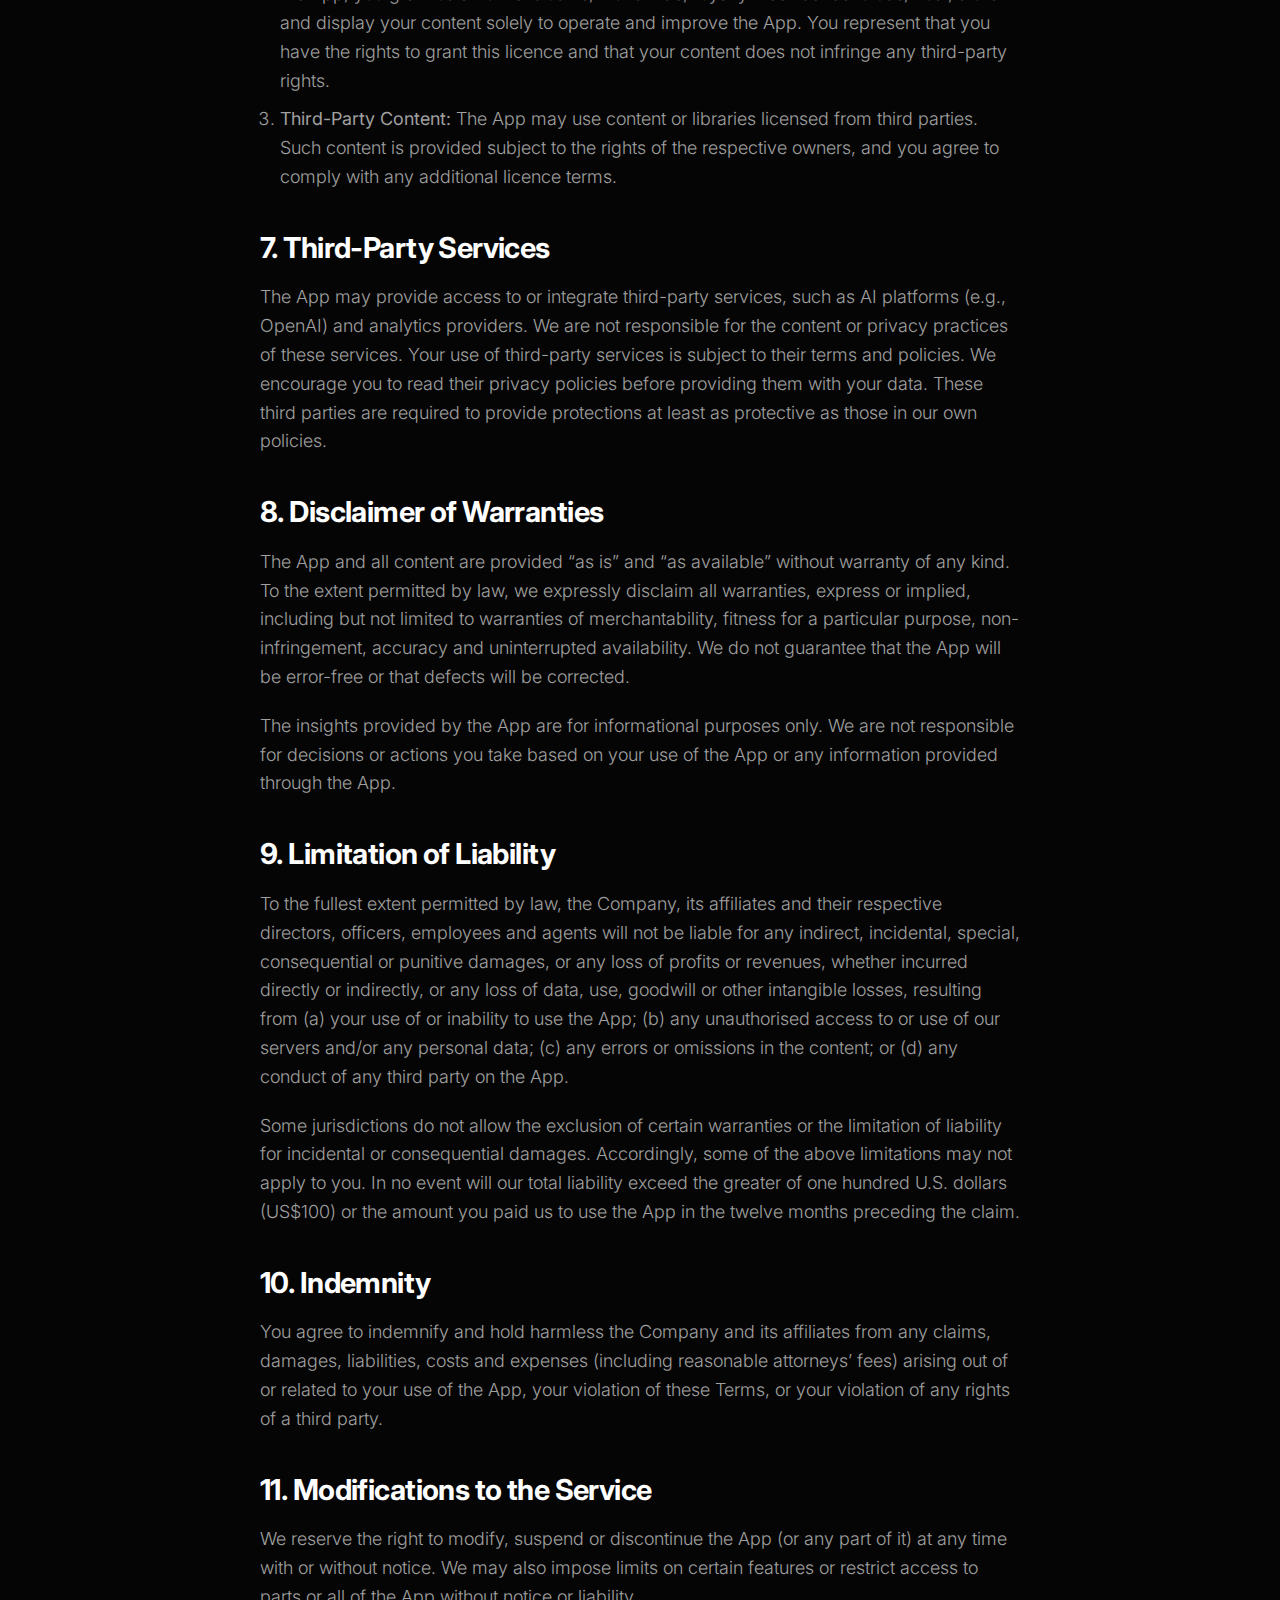
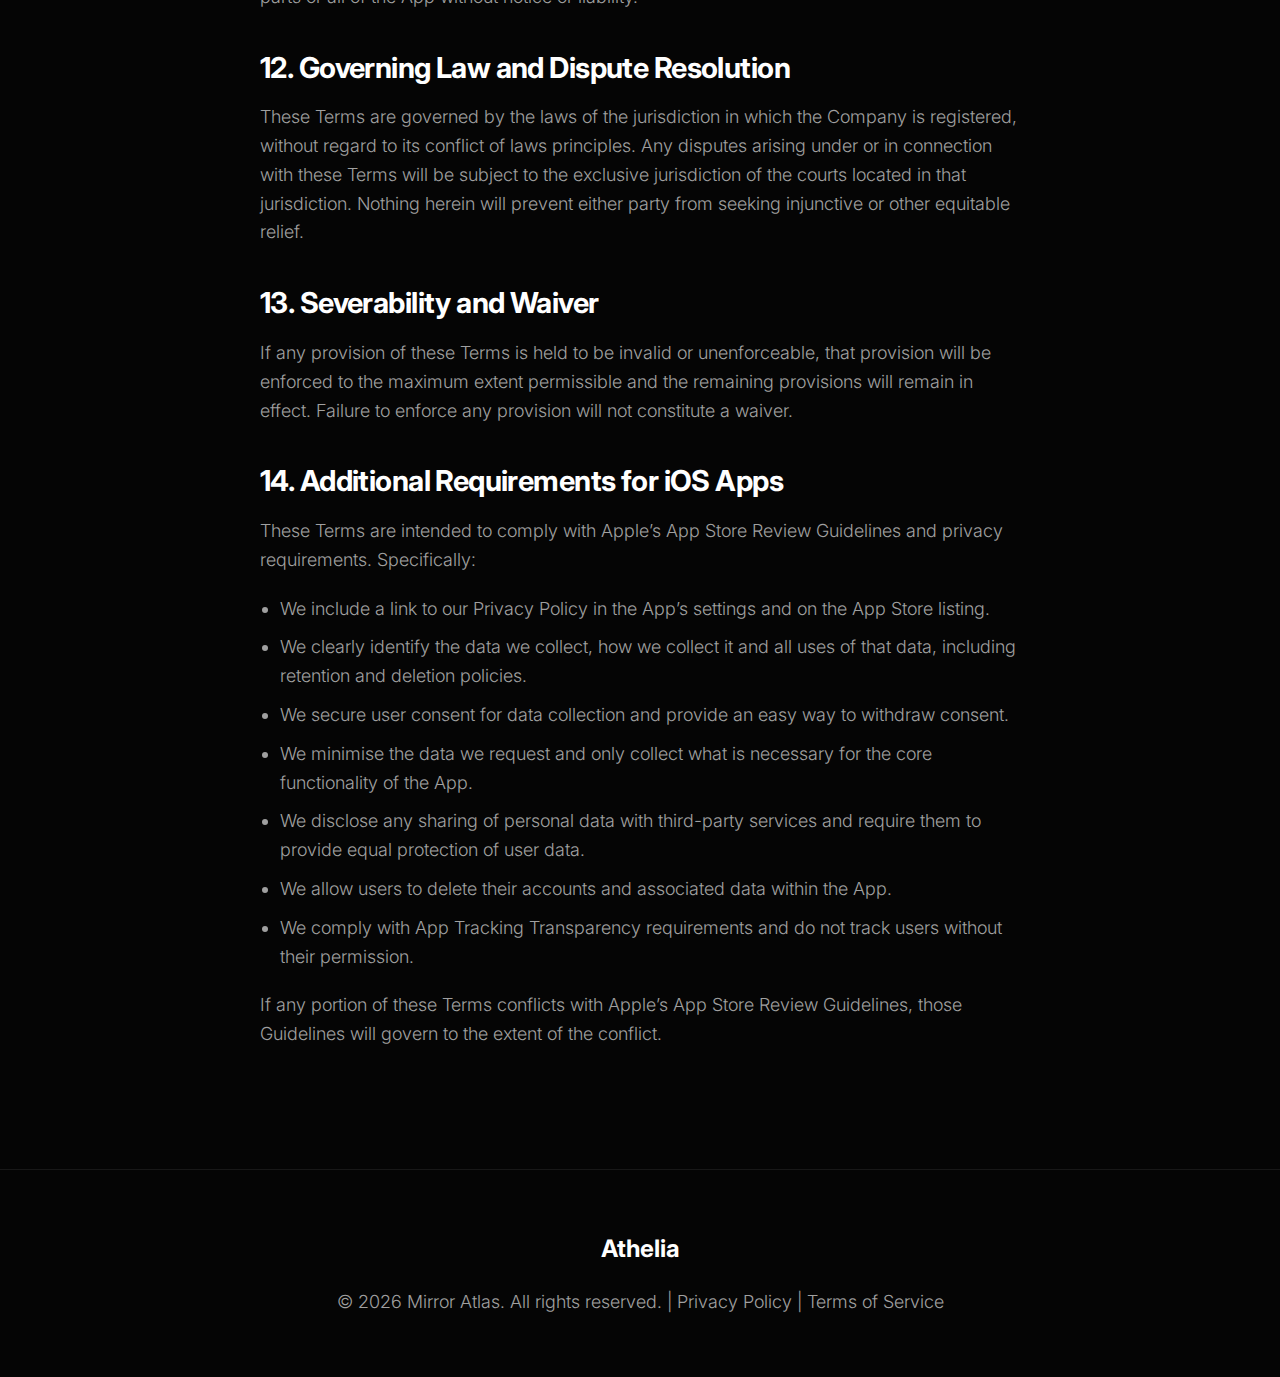
<file: terms.html>
<!DOCTYPE html>
<html lang="en">

<head>
    <meta charset="UTF-8">
    <meta name="viewport" content="width=device-width, initial-scale=1.0">
    <title>Terms of Service — Athelia</title>
    <link rel="stylesheet" href="style.css">
    <meta name="description" content="Athelia Terms of Service.">
    <style>
        .legal-content h1 {
            font-size: clamp(2.5rem, 5vw, 4rem);
            margin-bottom: 20px;
        }

        .legal-content h2 {
            font-size: 1.8rem;
            margin-top: 40px;
            margin-bottom: 20px;
            color: var(--text-primary);
        }

        .legal-content p {
            margin-bottom: 20px;
        }

        .legal-content ul,
        .legal-content ol {
            margin-left: 20px;
            margin-bottom: 20px;
        }

        .legal-content li {
            margin-bottom: 10px;
        }
    </style>
</head>

<body>

    <!-- NAVIGATION -->
    <nav class="navbar fade-in-up">
        <div class="nav-container">
            <a href="index.html" class="nav-logo">Athelia</a>
            <ul class="nav-links">
                <li><a href="index.html#problem">The Problem</a></li>
                <li><a href="index.html#solution">Solution</a></li>
                <li><a href="index.html#lenses">Lenses</a></li>
                <li><a href="index.html#data-points">Data Points</a></li>
            </ul>
            <a href="index.html" class="btn btn-primary nav-cta"
                style="background: var(--text-primary); color: var(--bg-color);">Get App</a>
        </div>
    </nav>

    <!-- CONTENT -->
    <section class="container legal-content fade-in-up"
        style="padding-top: 150px; padding-bottom: 100px; max-width: 800px; margin: 0 auto;">
        <h1>Athelia Terms of Service</h1>
        <p><strong>Last updated: February 2026</strong></p>

        <p>Welcome to Athelia (“App”). By downloading, accessing or using the App, you agree to be bound by these Terms
            of Service (“Terms”). If you do not agree to these Terms, do not use the App.</p>

        <p>The App is operated by Mirror Atlas LLC (“Company,” “we,” “us,” or “our”). These Terms govern your use of the
            App and form a binding agreement between you and the Company. You must be at least 13 years old (or the age
            of majority in your jurisdiction) to use the App. If you are under 18, you may use the App only with the
            consent of a parent or legal guardian.</p>

        <h2>1. Description of the Service</h2>
        <p>The App allows you to record a short session of your social-media feed (currently 10 minutes) and generates a
            report summarising the types of content you viewed. You can ask questions about each session via a built-in
            chat interface. The App provides insights for informational purposes only; it does not offer medical,
            psychological, legal or financial advice.</p>

        <h2>2. Acceptance of Terms</h2>
        <p>By creating an account or using the App, you acknowledge that you have read, understood and agree to be bound
            by these Terms and our Privacy Policy, which is incorporated by reference. You must review both documents
            before using the App. We may update these Terms from time to time. If we make material changes, we will
            notify you via the App or other reasonable means. Your continued use of the App after an update constitutes
            acceptance of the revised Terms.</p>

        <h2>3. Accounts and Eligibility</h2>
        <ol>
            <li><strong>Account Creation:</strong> You may be required to create an account to use certain features. You
                agree to provide accurate, complete and up-to-date information and to keep your credentials secure. You
                are responsible for all activities under your account. You may not share your account or permit others
                to use it.</li>
            <li><strong>Minimum Age:</strong> You must be at least 13 years old to create an account and use the App. If
                you are a parent or guardian permitting a minor to use the App, you agree to supervise their use and
                accept responsibility for their compliance with these Terms.</li>
            <li><strong>Account Termination:</strong> You may delete your account at any time through the settings menu.
                We reserve the right to suspend or terminate accounts that violate these Terms or applicable laws. Upon
                termination, your licence to use the App ceases immediately, but sections that, by their nature, should
                survive termination will remain in effect.</li>
        </ol>

        <h2>4. User Data and Privacy</h2>
        <ol>
            <li><strong>Data Collection and Use:</strong> We collect certain data to operate the App, including: (a)
                your account details (e.g., email address and password); (b) session recordings of your feed, including
                content, timestamps and interaction metrics; and (c) analytics such as device type and usage patterns.
                Our Privacy Policy explains what data we collect, how we collect it, and how we use it. In short, we use
                your data to generate session reports, provide chat responses, improve our services and comply with
                legal obligations. We only request data relevant to the core functionality of the App.</li>
            <li><strong>Third-Party Processing:</strong> We use third-party services (including OpenAI) to process
                session data and generate chat responses. These services have access only to the data necessary to
                provide their functions and must protect it consistent with these Terms and our Privacy Policy.</li>
            <li><strong>User Consent:</strong> By recording a session and using the chat, you consent to our collection
                and processing of the data described above. You may withdraw consent at any time by deleting your
                account or disabling session recording. The App provides clear purpose strings when requesting
                permissions (e.g., microphone or screen recording) and does not require data access unrelated to core
                features.</li>
            <li><strong>Data Retention and Deletion:</strong> We retain session data and chat transcripts only as long
                as necessary to provide the service and as described in our Privacy Policy. You may request deletion of
                your data at any time via account settings. We will delete or anonymise your data within a reasonable
                period.</li>
            <li><strong>Data Sharing and Tracking:</strong> We do not sell or rent your personal data. We do not track
                you across apps or websites for advertising without your explicit permission, and we comply with Apple’s
                App Tracking Transparency requirements. We may share aggregated or anonymised data that cannot be used
                to identify you.</li>
            <li><strong>Security:</strong> We implement technical and organisational measures designed to protect your
                data against unauthorised access, use or disclosure. However, no method of transmission or storage is
                completely secure, and we cannot guarantee absolute security. We encourage you to use strong passwords
                and to notify us immediately of any suspected breach.</li>
        </ol>

        <h2>5. User Responsibilities and Prohibited Conduct</h2>
        <p>By using the App, you agree that you will not:</p>
        <ol>
            <li>Upload, post or transmit illegal, harmful, offensive or infringing content.</li>
            <li>Harass, threaten, bully or otherwise harm other users.</li>
            <li>Use the App to collect data from others without their consent or in violation of privacy laws.</li>
            <li>Reverse engineer, decompile or disassemble the App or attempt to access its source code.</li>
            <li>Use automated scripts, bots or scraping tools to access or interact with the App.</li>
            <li>Misrepresent your identity, impersonate others or create fake accounts.</li>
            <li>Interfere with or disrupt the App or servers, including by transmitting viruses or harmful code.</li>
            <li>Violate any applicable law or regulation.</li>
        </ol>
        <p>We reserve the right to investigate and take appropriate action, including removing content, suspending
            accounts, and reporting to law enforcement.</p>

        <h2>6. Intellectual Property</h2>
        <ol>
            <li><strong>Our Content:</strong> The App, including its code, design, text, graphics and other content, is
                owned by the Company or its licensors and is protected by copyright, trademark and other intellectual
                property laws. You may not copy, modify, distribute, sell or lease any part of the App without our prior
                written consent.</li>
            <li><strong>User Content:</strong> You retain ownership of any content you create through the App. By using
                the App, you grant us a non-exclusive, worldwide, royalty-free licence to use, host, store and display
                your content solely to operate and improve the App. You represent that you have the rights to grant this
                licence and that your content does not infringe any third-party rights.</li>
            <li><strong>Third-Party Content:</strong> The App may use content or libraries licensed from third parties.
                Such content is provided subject to the rights of the respective owners, and you agree to comply with
                any additional licence terms.</li>
        </ol>

        <h2>7. Third-Party Services</h2>
        <p>The App may provide access to or integrate third-party services, such as AI platforms (e.g., OpenAI) and
            analytics providers. We are not responsible for the content or privacy practices of these services. Your use
            of third-party services is subject to their terms and policies. We encourage you to read their privacy
            policies before providing them with your data. These third parties are required to provide protections at
            least as protective as those in our own policies.</p>

        <h2>8. Disclaimer of Warranties</h2>
        <p>The App and all content are provided “as is” and “as available” without warranty of any kind. To the extent
            permitted by law, we expressly disclaim all warranties, express or implied, including but not limited to
            warranties of merchantability, fitness for a particular purpose, non-infringement, accuracy and
            uninterrupted availability. We do not guarantee that the App will be error-free or that defects will be
            corrected.</p>
        <p>The insights provided by the App are for informational purposes only. We are not responsible for decisions or
            actions you take based on your use of the App or any information provided through the App.</p>

        <h2>9. Limitation of Liability</h2>
        <p>To the fullest extent permitted by law, the Company, its affiliates and their respective directors, officers,
            employees and agents will not be liable for any indirect, incidental, special, consequential or punitive
            damages, or any loss of profits or revenues, whether incurred directly or indirectly, or any loss of data,
            use, goodwill or other intangible losses, resulting from (a) your use of or inability to use the App; (b)
            any unauthorised access to or use of our servers and/or any personal data; (c) any errors or omissions in
            the content; or (d) any conduct of any third party on the App.</p>
        <p>Some jurisdictions do not allow the exclusion of certain warranties or the limitation of liability for
            incidental or consequential damages. Accordingly, some of the above limitations may not apply to you. In no
            event will our total liability exceed the greater of one hundred U.S. dollars (US$100) or the amount you
            paid us to use the App in the twelve months preceding the claim.</p>

        <h2>10. Indemnity</h2>
        <p>You agree to indemnify and hold harmless the Company and its affiliates from any claims, damages,
            liabilities, costs and expenses (including reasonable attorneys’ fees) arising out of or related to your use
            of the App, your violation of these Terms, or your violation of any rights of a third party.</p>

        <h2>11. Modifications to the Service</h2>
        <p>We reserve the right to modify, suspend or discontinue the App (or any part of it) at any time with or
            without notice. We may also impose limits on certain features or restrict access to parts or all of the App
            without notice or liability.</p>

        <h2>12. Governing Law and Dispute Resolution</h2>
        <p>These Terms are governed by the laws of the jurisdiction in which the Company is registered, without regard
            to its conflict of laws principles. Any disputes arising under or in connection with these Terms will be
            subject to the exclusive jurisdiction of the courts located in that jurisdiction. Nothing herein will
            prevent either party from seeking injunctive or other equitable relief.</p>

        <h2>13. Severability and Waiver</h2>
        <p>If any provision of these Terms is held to be invalid or unenforceable, that provision will be enforced to
            the maximum extent permissible and the remaining provisions will remain in effect. Failure to enforce any
            provision will not constitute a waiver.</p>

        <h2>14. Additional Requirements for iOS Apps</h2>
        <p>These Terms are intended to comply with Apple’s App Store Review Guidelines and privacy requirements.
            Specifically:</p>
        <ul>
            <li>We include a link to our Privacy Policy in the App’s settings and on the App Store listing.</li>
            <li>We clearly identify the data we collect, how we collect it and all uses of that data, including
                retention and deletion policies.</li>
            <li>We secure user consent for data collection and provide an easy way to withdraw consent.</li>
            <li>We minimise the data we request and only collect what is necessary for the core functionality of the
                App.</li>
            <li>We disclose any sharing of personal data with third-party services and require them to provide equal
                protection of user data.</li>
            <li>We allow users to delete their accounts and associated data within the App.</li>
            <li>We comply with App Tracking Transparency requirements and do not track users without their permission.
            </li>
        </ul>
        <p>If any portion of these Terms conflicts with Apple’s App Store Review Guidelines, those Guidelines will
            govern to the extent of the conflict.</p>
    </section>

    <footer>
        <div class="container text-center">
            <a href="index.html" class="footer-logo">Athelia</a>
            <p>&copy; 2026 Mirror Atlas. All rights reserved. | <a href="privacy.html"
                    style="color: var(--text-secondary); text-decoration: none;">Privacy Policy</a> | <a
                    href="terms.html" style="color: var(--text-secondary); text-decoration: none;">Terms of Service</a>
            </p>
        </div>
    </footer>

    <script src="script.js"></script>
</body>

</html>
</file>
<file: style.css>
/* Base Setup */
@import url('https://fonts.googleapis.com/css2?family=Inter:wght@300;400;500;600;700;800&display=swap');

:root {
    --bg-color: #050505;
    --text-primary: #ffffff;
    --text-secondary: #a0a0a0;
    --accent-cyan: #00f0ff;
    --accent-red: #ff2a6d;
    --glass-bg: rgba(255, 255, 255, 0.03);
    --glass-border: rgba(255, 255, 255, 0.08);
    --card-hover: rgba(255, 255, 255, 0.07);
    --shadow-glow: 0 0 20px rgba(0, 240, 255, 0.15);
}

* {
    margin: 0;
    padding: 0;
    box-sizing: border-box;
}

body {
    background-color: var(--bg-color);
    color: var(--text-primary);
    font-family: 'Inter', sans-serif;
    line-height: 1.6;
    overflow-x: hidden;
    -webkit-font-smoothing: antialiased;
}

/* Typography */
h1,
h2,
h3,
h4 {
    font-weight: 700;
    line-height: 1.1;
    letter-spacing: -0.02em;
}

h1 {
    font-size: clamp(3rem, 8vw, 5rem);
    background: linear-gradient(to right, #fff, #a0a0a0);
    background-clip: text;
    -webkit-background-clip: text;
    -webkit-text-fill-color: transparent;
    margin-bottom: 20px;
}

h2 {
    font-size: clamp(2rem, 5vw, 3.5rem);
    margin-bottom: 1.5rem;
}

h3 {
    font-size: 1.5rem;
    margin-bottom: 1rem;
    color: var(--text-primary);
}

p,
li {
    color: var(--text-secondary);
    font-size: 1.125rem;
    font-weight: 300;
}

/* Layout */
.container {
    max-width: 1200px;
    margin: 0 auto;
    padding: 0 20px;
}

section {
    padding: 100px 0;
}

/* Reusable Components */
.btn {
    display: inline-block;
    padding: 16px 32px;
    border-radius: 50px;
    font-weight: 600;
    text-decoration: none;
    transition: all 0.3s ease;
    font-size: 1.1rem;
    cursor: pointer;
}

.btn-primary {
    background: var(--text-primary);
    color: var(--bg-color);
    box-shadow: 0 0 15px rgba(255, 255, 255, 0.2);
}

.btn-primary:hover {
    transform: translateY(-2px);
    box-shadow: 0 0 25px rgba(255, 255, 255, 0.4);
}

.btn-text {
    color: var(--text-primary);
    text-decoration: underline;
    text-decoration-color: var(--accent-cyan);
    background: transparent;
    padding: 10px 0;
}

.btn-text:hover {
    color: var(--accent-cyan);
}

.glass-card {
    background: var(--glass-bg);
    border: 1px solid var(--glass-border);
    backdrop-filter: blur(12px);
    -webkit-backdrop-filter: blur(12px);
    border-radius: 20px;
    padding: 40px;
    transition: transform 0.3s ease, border-color 0.3s ease;
}

.glass-card:hover {
    transform: translateY(-5px);
    border-color: var(--text-secondary);
    background: var(--card-hover);
}

.accent-text-cyan {
    color: var(--accent-cyan);
    font-weight: 600;
}

.accent-text-red {
    color: var(--accent-red);
    font-weight: 600;
}

/* Navigation Bar */
.navbar {
    position: fixed;
    top: 0;
    left: 0;
    width: 100%;
    z-index: 1000;
    padding: 20px 0;
    transition: all 0.3s ease;
    background: rgba(5, 5, 5, 0.7);
    backdrop-filter: blur(20px);
    -webkit-backdrop-filter: blur(20px);
    border-bottom: 1px solid rgba(255, 255, 255, 0.05);
}

.nav-container {
    max-width: 1200px;
    margin: 0 auto;
    padding: 0 20px;
    display: flex;
    justify-content: space-between;
    align-items: center;
}

.nav-logo {
    font-size: 1.5rem;
    font-weight: 700;
    color: var(--text-primary);
    text-decoration: none;
    letter-spacing: -0.02em;
    position: relative;
}

.nav-logo::after {
    content: '';
    position: absolute;
    right: -10px;
    top: 0;
    width: 6px;
    height: 6px;
    background: var(--accent-cyan);
    border-radius: 50%;
    box-shadow: 0 0 10px var(--accent-cyan);
}

.nav-links {
    display: flex;
    gap: 30px;
    list-style: none;
}

.nav-links a {
    color: var(--text-secondary);
    text-decoration: none;
    font-size: 0.95rem;
    font-weight: 500;
    transition: color 0.3s ease;
}

.nav-links a:hover {
    color: var(--accent-cyan);
}

.nav-cta {
    padding: 10px 24px;
    font-size: 0.9rem;
    border: 1px solid var(--glass-border);
    background: rgba(255, 255, 255, 0.05);
}

.nav-cta:hover {
    background: var(--accent-cyan);
    color: var(--bg-color);
    border-color: var(--accent-cyan);
    box-shadow: 0 0 15px rgba(0, 240, 255, 0.3);
}

/* Mobile Menu Toggle (Hidden by default, can be expanded later) */
.mobile-menu-btn {
    display: none;
}

@media (max-width: 768px) {
    .nav-links {
        display: none;
        /* Simple mobile view for now: hidden links */
    }

    .mobile-menu-btn {
        display: block;
        color: white;
    }
}

/* Store Buttons */
.btn-store-group {
    display: flex;
    gap: 15px;
    align-items: center;
    flex-wrap: wrap;
}

.btn-store {
    display: inline-flex;
    align-items: center;
    gap: 12px;
    padding: 10px 20px;
    border-radius: 12px;
    background: rgba(255, 255, 255, 0.05);
    border: 1px solid var(--glass-border);
    text-decoration: none;
    transition: all 0.3s ease;
    min-width: 160px;
}

.btn-store:hover {
    transform: translateY(-2px);
    background: rgba(255, 255, 255, 0.1);
    border-color: var(--text-primary);
    box-shadow: 0 5px 20px rgba(0, 0, 0, 0.5);
}

.btn-store svg {
    width: 24px;
    height: 24px;
    fill: currentColor;
    /* Allows color change on hover if needed */
}

.btn-store-text {
    display: flex;
    flex-direction: column;
    text-align: left;
    color: var(--text-primary);
}

.btn-store-text span:first-child {
    font-size: 0.7rem;
    text-transform: uppercase;
    color: var(--text-secondary);
    line-height: 1;
    margin-bottom: 2px;
}

.btn-store-text span:last-child {
    font-size: 1.1rem;
    font-weight: 600;
    line-height: 1;
}

/* Specific Hover Glows */
.btn-apple:hover {
    box-shadow: 0 0 20px rgba(255, 255, 255, 0.2);
}

.btn-google:hover {
    box-shadow: 0 0 20px rgba(0, 240, 255, 0.2);
    /* Cyan glow for generic android */
    border-color: var(--accent-cyan);
}

/* Toast Notification */
.toast {
    position: fixed;
    bottom: 30px;
    left: 50%;
    transform: translateX(-50%) translateY(100px);
    background: rgba(5, 5, 5, 0.9);
    border: 1px solid var(--accent-cyan);
    color: var(--text-primary);
    padding: 15px 30px;
    border-radius: 50px;
    box-shadow: 0 0 30px rgba(0, 240, 255, 0.2);
    display: flex;
    align-items: center;
    gap: 15px;
    opacity: 0;
    transition: all 0.5s cubic-bezier(0.68, -0.55, 0.265, 1.55);
    z-index: 2000;
    font-weight: 500;
    backdrop-filter: blur(10px);
    -webkit-backdrop-filter: blur(10px);
}

.toast.visible {
    transform: translateX(-50%) translateY(0);
    opacity: 1;
}

.toast-icon {
    width: 20px;
    height: 20px;
    border: 2px solid var(--accent-cyan);
    border-top-color: transparent;
    border-radius: 50%;
    animation: spin 1s linear infinite;
}

@keyframes spin {
    to {
        transform: rotate(360deg);
    }
}

/* Hero Section */
.hero {
    min-height: 100vh;
    display: flex;
    align-items: center;
    position: relative;
    overflow: hidden;
    padding-top: 80px;
}

.hero-content {
    display: grid;
    grid-template-columns: 1fr 1fr;
    /* Default grid, overridden below for generic layout */
    gap: 60px;
    align-items: center;
}

.hero-text {
    max-width: 600px;
    z-index: 2;
}

.hero-visual {
    position: relative;
    z-index: 1;
}

.mockup-img {
    width: 100%;
    max-width: 400px;
    border-radius: 30px;
    box-shadow: 0 0 50px rgba(0, 240, 255, 0.1);
    transform: rotateY(-10deg) rotateX(5deg);
    transition: transform 0.5s ease;
}

.mockup-img:hover {
    transform: rotateY(0) rotateX(0) scale(1.02);
}

.bg-glow {
    position: absolute;
    width: 600px;
    height: 600px;
    background: radial-gradient(circle, rgba(0, 240, 255, 0.1) 0%, rgba(0, 0, 0, 0) 70%);
    top: 50%;
    left: 50%;
    transform: translate(-50%, -50%);
    pointer-events: none;
    z-index: 0;
}

/* The Hook */
.hook-section {
    text-align: center;
    border-bottom: 1px solid var(--glass-border);
}

.hook-grid {
    display: grid;
    grid-template-columns: repeat(auto-fit, minmax(200px, 1fr));
    gap: 30px;
    margin-top: 50px;
}

/* The Problem */
.problem-list ul {
    list-style: none;
    display: grid;
    grid-template-columns: repeat(auto-fill, minmax(150px, 1fr));
    gap: 15px;
    margin: 30px 0;
}

.problem-list li {
    padding-left: 20px;
    position: relative;
    border-left: 2px solid var(--accent-red);
}

/* Five Lenses */
.lenses-grid {
    display: grid;
    grid-template-columns: repeat(auto-fit, minmax(300px, 1fr));
    gap: 30px;
}

.lens-number {
    font-size: 3rem;
    font-weight: 800;
    color: var(--glass-border);
    margin-bottom: 10px;
    display: block;
}

/* Data Points */
.data-points {
    background: linear-gradient(180deg, var(--bg-color) 0%, #0c0c0c 100%);
}

.data-grid {
    display: flex;
    flex-wrap: wrap;
    gap: 15px;
    justify-content: center;
    margin-top: 40px;
}

.data-tag {
    padding: 10px 20px;
    background: var(--glass-bg);
    border: 1px solid var(--glass-border);
    border-radius: 50px;
    font-size: 0.9rem;
    color: var(--accent-cyan);
}

/* Money Trail */
.money-section {
    text-align: center;
}

/* Footer */
footer {
    border-top: 1px solid var(--glass-border);
    padding: 60px 0;
    text-align: center;
}

.footer-logo {
    font-weight: 700;
    font-size: 1.5rem;
    color: var(--text-primary);
    margin-bottom: 20px;
    display: block;
    text-decoration: none;
}

/* Generic Utilities */
.text-center {
    text-align: center;
}

.mb-2 {
    margin-bottom: 20px;
}

.mb-4 {
    margin-bottom: 40px;
}

.mt-4 {
    margin-top: 40px;
}

/* Animation Utility Classes */
.fade-in-up {
    opacity: 0;
    transform: translateY(30px);
    transition: opacity 0.8s ease-out, transform 0.8s ease-out;
}

.fade-in-up.visible {
    opacity: 1;
    transform: translateY(0);
}

/* Responsive */
@media (max-width: 900px) {
    .hero-content {
        grid-template-columns: 1fr;
        text-align: center;
    }

    .hero-text {
        margin: 0 auto;
    }

    .hero-visual {
        display: flex;
        justify-content: center;
        margin-top: 40px;
    }

    h1 {
        font-size: 2.5rem;
    }
}
</file>
